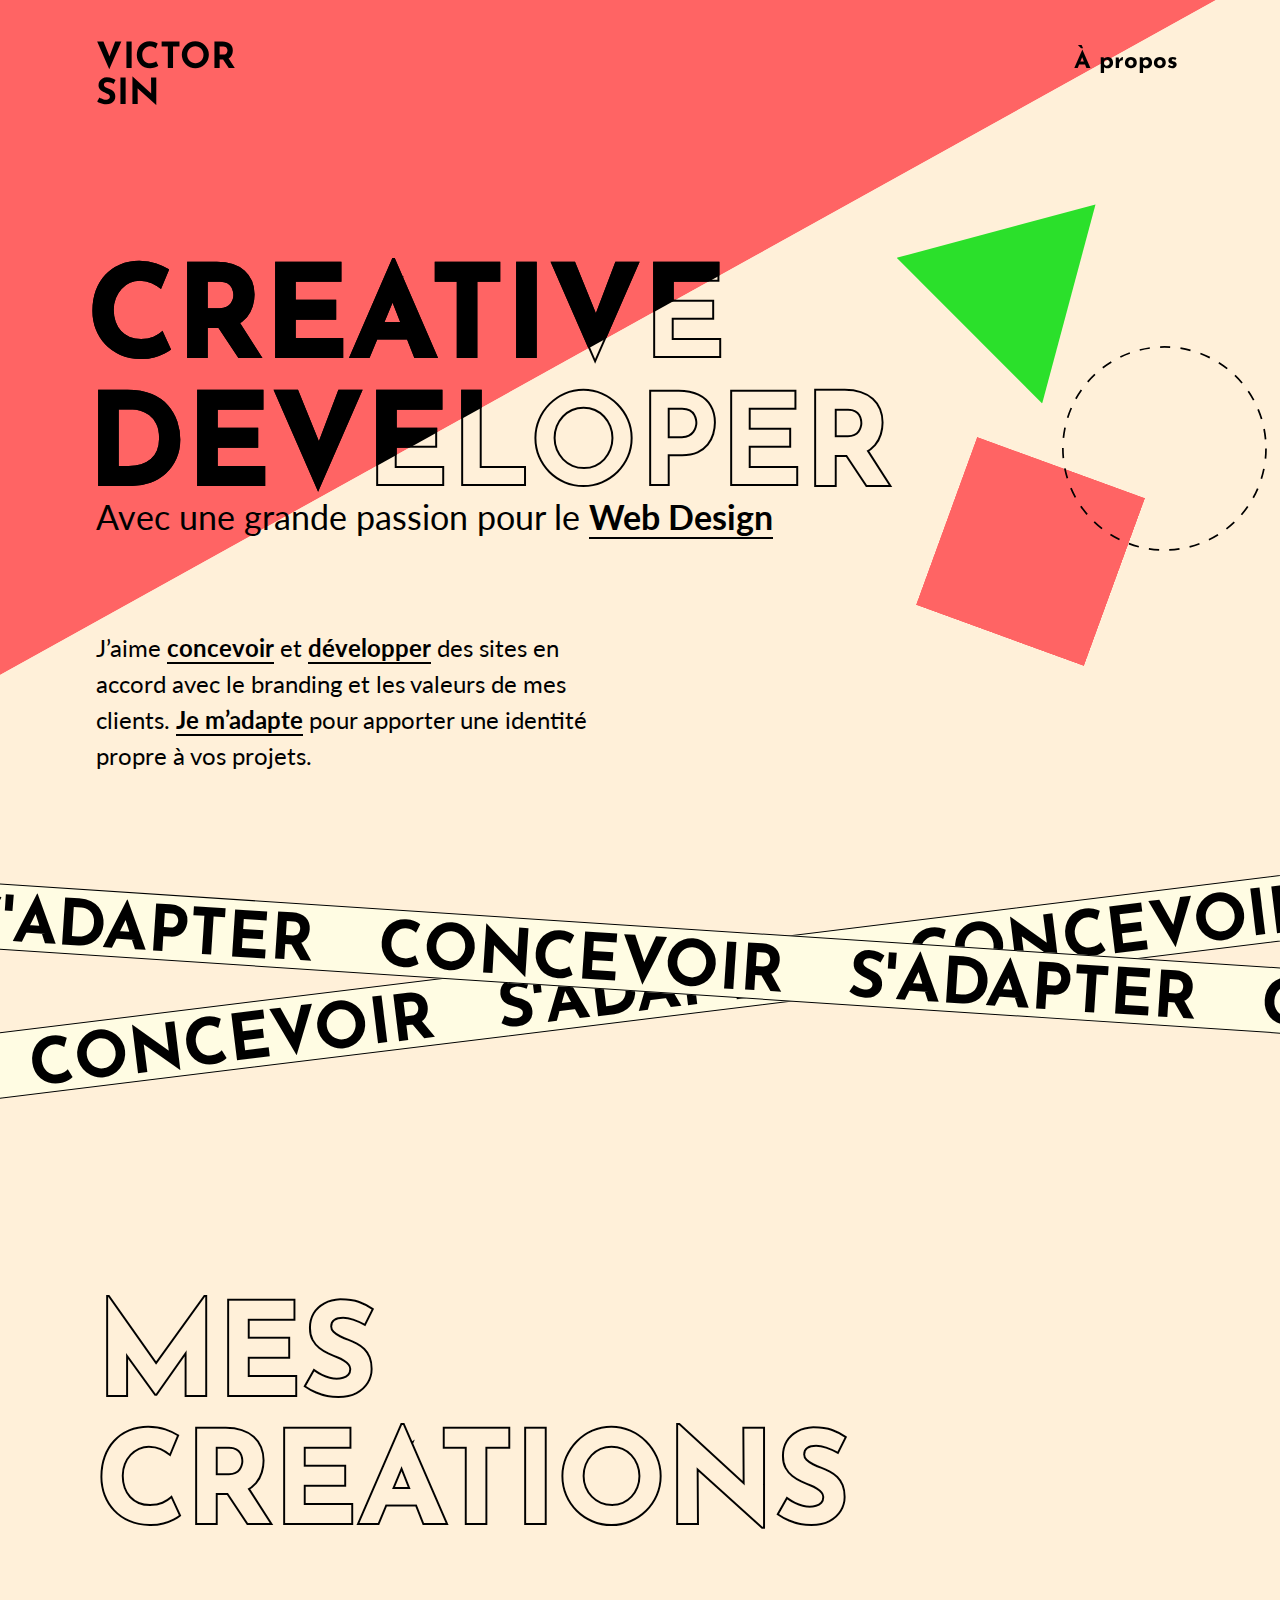
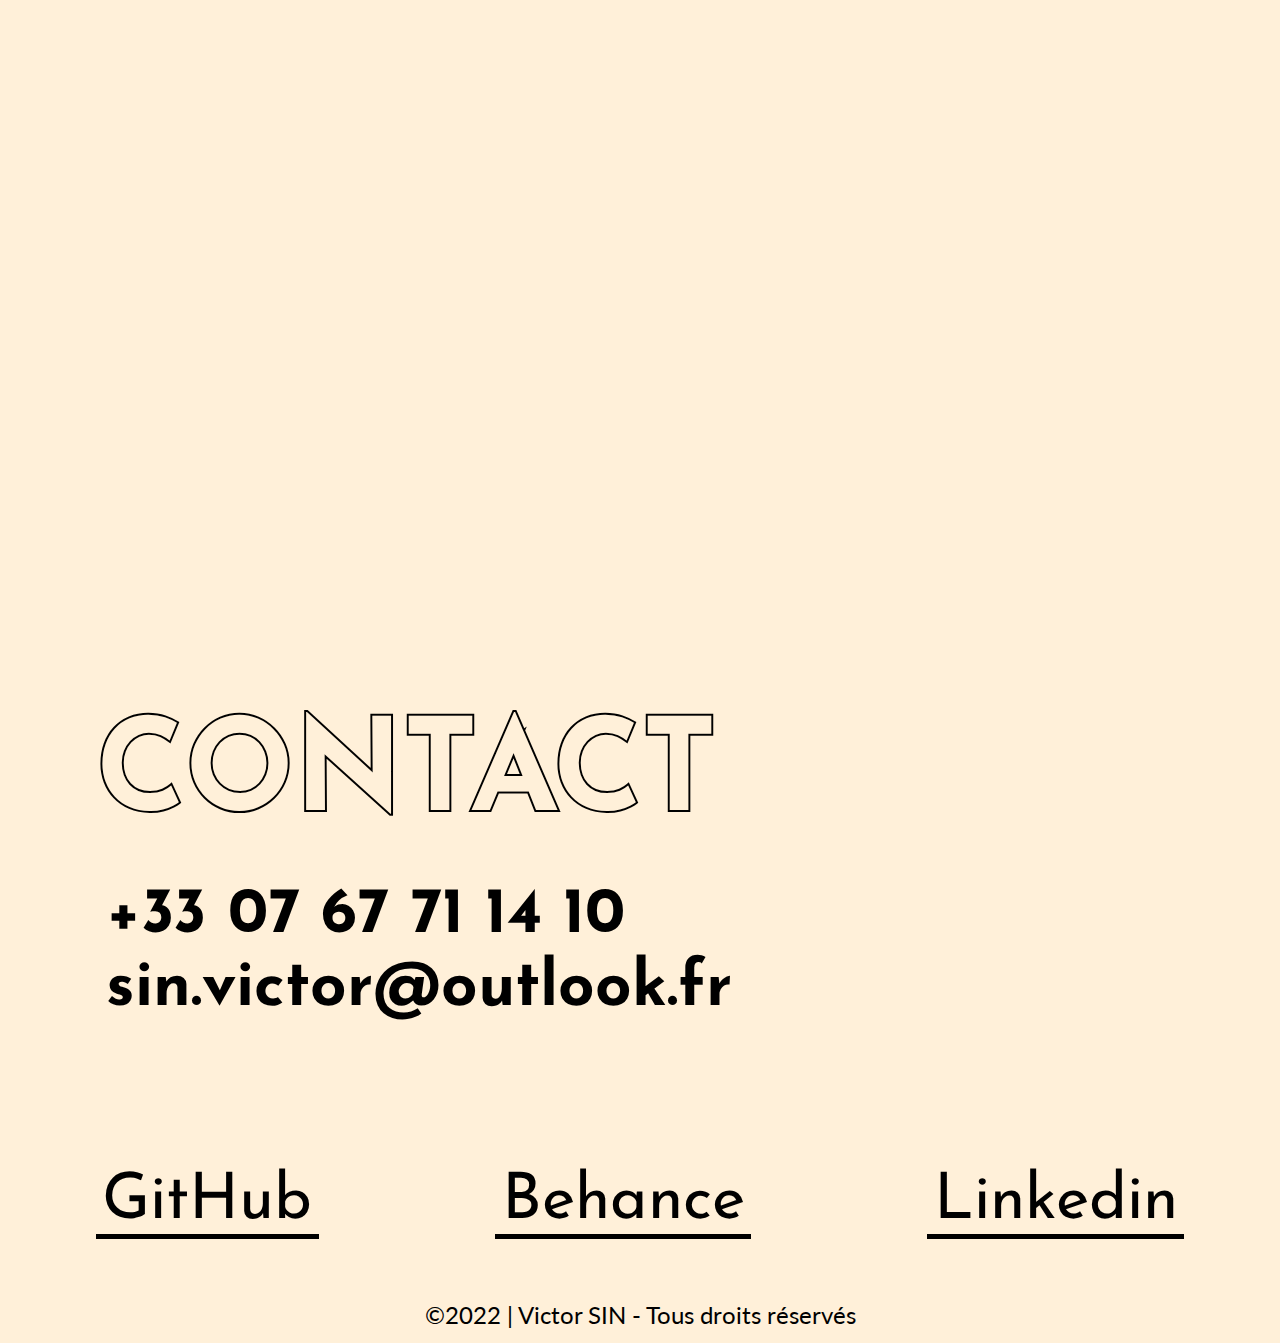
<file: index.html>
<!DOCTYPE html>
<html lang="fr">
	<head>
		<meta charset="UTF-8" />
		<meta http-equiv="X-UA-Compatible" content="IE=edge" />
		<meta
			name="viewport"
			content="width=device-width, initial-scale=1.0"
		/>
		<meta
			name="title"
			content="Victor SIN - Creative developer Portfolio"
		/>
		<meta
			name="description"
			content="Creative developer, passionné de Web Design. Portfolio de Victor Sin, je vous accompagne à la réalisation de vos sites et projets web."
		/>
		<link
			rel="icon"
			href="https://victor-sin.com/assets/favicon.svg"
		/>
		<!-- Open Graph -->
		<meta
			property="og:title"
			content="Victor SIN - Creative developer Portfolio"
		/>
		<meta property="og:type" content="website" />
		<meta property="og:url" content="https://victor-sin.com" />
		<meta
			property="og:description"
			content="Développeur Front-end React.js et Javascript, passionné de Web Design. Portfolio de Victor Sin, je vous accompagne à la réalisation de vos sites et projets web."
		/>
		<meta property="og:locale" content="fr" />
		<meta property="og:image" content="./assets/ogPresentation.jpg" />
		<!-- Twitter -->
		<meta name="twitter:card" content="summary_large_image" />
		<meta name="twitter:site" content="https://victor-sin.com" />
		<meta
			name="twitter:title"
			content="Portfolio de Victor Sin, Creative developer"
		/>
		<meta
			name="twitter:description"
			content="Creative developer, passionné de Web Design. Portfolio de Victor Sin, je vous accompagne à la réalisation de vos sites et projets web."
		/>
		<meta
			name="twitter:image"
			content="https://victor-sin.com/assets/ogPresentation.jpg"
		/>

		<!-- Fonts & icons -->
		<link
			rel="stylesheet"
			href="https://use.fontawesome.com/releases/v5.15.4/css/all.css"
			integrity="sha384-DyZ88mC6Up2uqS4h/KRgHuoeGwBcD4Ng9SiP4dIRy0EXTlnuz47vAwmeGwVChigm"
			crossorigin="anonymous"
		/>
		<style>
			@import url('https://fonts.googleapis.com/css2?family=Josefin+Sans:ital,wght@0,400;0,700;1,400;1,700&family=Lato:ital,wght@0,400;0,700;1,400;1,700&display=swap');
		</style>
		<!-- style global -->
		<link rel="stylesheet" type="text/css" href="./css/index.css" />
		<link rel="stylesheet" type="text/css" href="./css/header.css" />
		<link rel="stylesheet" type="text/css" href="./css/footer.css" />
		<link
			rel="stylesheet"
			type="text/css"
			href="./css/pages/home.css"
		/>
		<link
			rel="stylesheet"
			type="text/css"
			href="./css/pages/project.css"
		/>
		<link
			rel="stylesheet"
			type="text/css"
			href="./css/pages/about.css"
		/>

		<title>Victor SIN - Développeur Creatif Portfolio</title>
	</head>
	<body data-barba="wrapper">
		<header>
			<a href="./" class="header_logo">
				Victor <br />
				Sin
			</a>
			<nav class="header_nav">
				<a href=" ./apropos" class="navLink">À propos</a>
			</nav>
		</header>

		<div class="transition"></div>

		<main data-barba="container" data-barba-namespace="home">
			<section class="herobanner">
				<span class="herobanner_rect">
					<span class="rect_text" data-parallax="-0.1">
						<span>creative</span>
						<br />
						<span>developer</span>
					</span>
				</span>
				<div class="herobanner_main">
					<h1 class="main_title" data-parallax="-0.1">
						creative
						<br />
						develope
						<span class="title_stroke">
							<span class="stroke_real">r</span>
							<span class="stroke_s">r</span>
						</span>
					</h1>
					<p class="main_sub" data-parallax="-0.1">
						Avec une grande passion pour le
						<strong>Web Design</strong>
					</p>
				</div>

				<p class="herobanner_sub" data-parallax="-0.1">
					J’aime <b>concevoir</b> et <b>développer</b> des sites en
					accord avec le branding et les valeurs de mes clients.
					<b>Je m’adapte</b> pour apporter une identité propre à vos
					projets.
				</p>

				<figure class="herobanner_illus">
					<img
						class="illus_fig"
						src="./assets/Home/square.svg"
						alt="Carrée"
					/>
					<img
						class="illus_fig"
						src="./assets/Home/circle.svg"
						alt="Cercle"
					/>
					<img
						class="illus_fig"
						src="./assets/Home/triangle.svg"
						alt="Triangle"
					/>
				</figure>
			</section>

			<aside class="banners">
				<div
					class="banners_banner"
					data-parallax='{"y":0,"x":0.5,"offResponsive" : true}'
				>
					<div class="banner_content">
						<p>concevoir</p>
						<p>s'adapter</p>
						<p>concevoir</p>
						<p>s'adapter</p>
						<p>concevoir</p>
						<p>s'adapter</p>
						<p>concevoir</p>
						<p>s'adapter</p>
					</div>
				</div>
				<div
					class="banners_banner"
					data-parallax='{"y":0,"x":-0.5,"offResponsive" : true}'
				>
					<div class="banner_content">
						<p>concevoir</p>
						<p>s'adapter</p>
						<p>concevoir</p>
						<p>s'adapter</p>
						<p>concevoir</p>
						<p>s'adapter</p>
						<p>concevoir</p>
						<p>s'adapter</p>
					</div>
				</div>
			</aside>

			<section class="projects">
				<h2 class="title title-project">
					mes <br />
					creations
				</h2>

				<div class="project">
					<a class="project_content" href=" ./agileTaboo">
						<img
							src="./assets/Home/Agile.png"
							alt="Mockup du site Agile Taboo"
							class="content_img"
						/>
						<div class="content_top">
							<div class="top_title">
								<h3>Agile</h3>
								<h3>Taboo</h3>
							</div>
							<p class="top_link">
								Voir plus <i class="fas fa-arrow-right"></i>
							</p>
						</div>
						<div class="content_bottom">
							<div class="bottom_roles">
								<p>Front-End</p>
								<p>Web Design</p>
							</div>

							<p class="content_desc">
								Apprendre le lexique de l'Agilité par le jeu.
							</p>
						</div>
					</a>

					<div class="project_infos">
						<h4 class="infos_nature">
							<span><span class="nature_inside">Projet</span></span>
							<span><span class="nature_inside">Benevole</span></span>
						</h4>
					</div>
				</div>

				<div class="project">
					<a class="project_content" href="./falloutBnr">
						<img
							src="./assets/Home/Fallout-bnr.png"
							alt="Mockup du site Fallout-Brand New Road"
							class="content_img"
						/>
						<div class="content_top">
							<div class="top_title">
								<h3>Fallout</h3>
								<h3 class="subTitle">Brand new road</h3>
							</div>
							<p class="top_link">
								Voir plus <i class="fas fa-arrow-right"></i>
							</p>
						</div>
						<div class="content_bottom">
							<div class="bottom_roles">
								<p>Front-End</p>
								<p>Web Design</p>
								<p>Infographie</p>
							</div>

							<p class="content_desc">
								Le premier pas vers les jeux de la licence Fallout.
							</p>
						</div>
					</a>

					<div class="project_infos">
						<h4 class="infos_nature">
							<span><span class="nature_inside">Projet</span></span>
							<span
								><span class="nature_inside">Personnel</span></span
							>
						</h4>
					</div>
				</div>
			</section>

			<section class="contact">
				<h2 class="title title-contact">Contact</h2>
				<address class="contact_infos">
					<a href="tel:+330767711410">+33 07 67 71 14 10</a>
					<!--email_off-->
					<a href="mailto:sin.victor@outlook.fr">
						sin.victor@outlook.fr
					</a>
					<!--/email_off-->
				</address>
			</section>
		</main>

		<footer>
			<div class="footer_bottom">
				<div class="bottom_links">
					<a
						href="https://github.com/Victor-Sin"
						target="_blank"
						rel="noopener"
						>GitHub</a
					>
					<a
						href="https://www.behance.net/victorsin1"
						target="_blank"
						rel="noopener"
						>Behance</a
					>
					<a
						href="https://www.linkedin.com/in/victor-sin/"
						target="_blank"
						rel="noopener"
						>Linkedin</a
					>
				</div>
				<div class="bottom_more">
					<p>
						<a href="./bihua">©2022</a> | Victor SIN - Tous droits
						réservés
					</p>
				</div>
			</div>
		</footer>
		<script
			src="https://cdnjs.cloudflare.com/ajax/libs/gsap/3.9.1/gsap.min.js"
			integrity="sha512-H6cPm97FAsgIKmlBA4s774vqoN24V5gSQL4yBTDOY2su2DeXZVhQPxFK4P6GPdnZqM9fg1G3cMv5wD7e6cFLZQ=="
			crossorigin="anonymous"
			referrerpolicy="no-referrer"
		></script>
		<script
			crossorigin="anonymous"
			src="https://polyfill.io/v3/polyfill.min.js?features=default%2CArray.prototype.find%2CIntersectionObserver"
		></script>

		<script src="./js/barba.min.js"></script>
		<script src="./js/index.js"></script>
	</body>
</html>
</file>
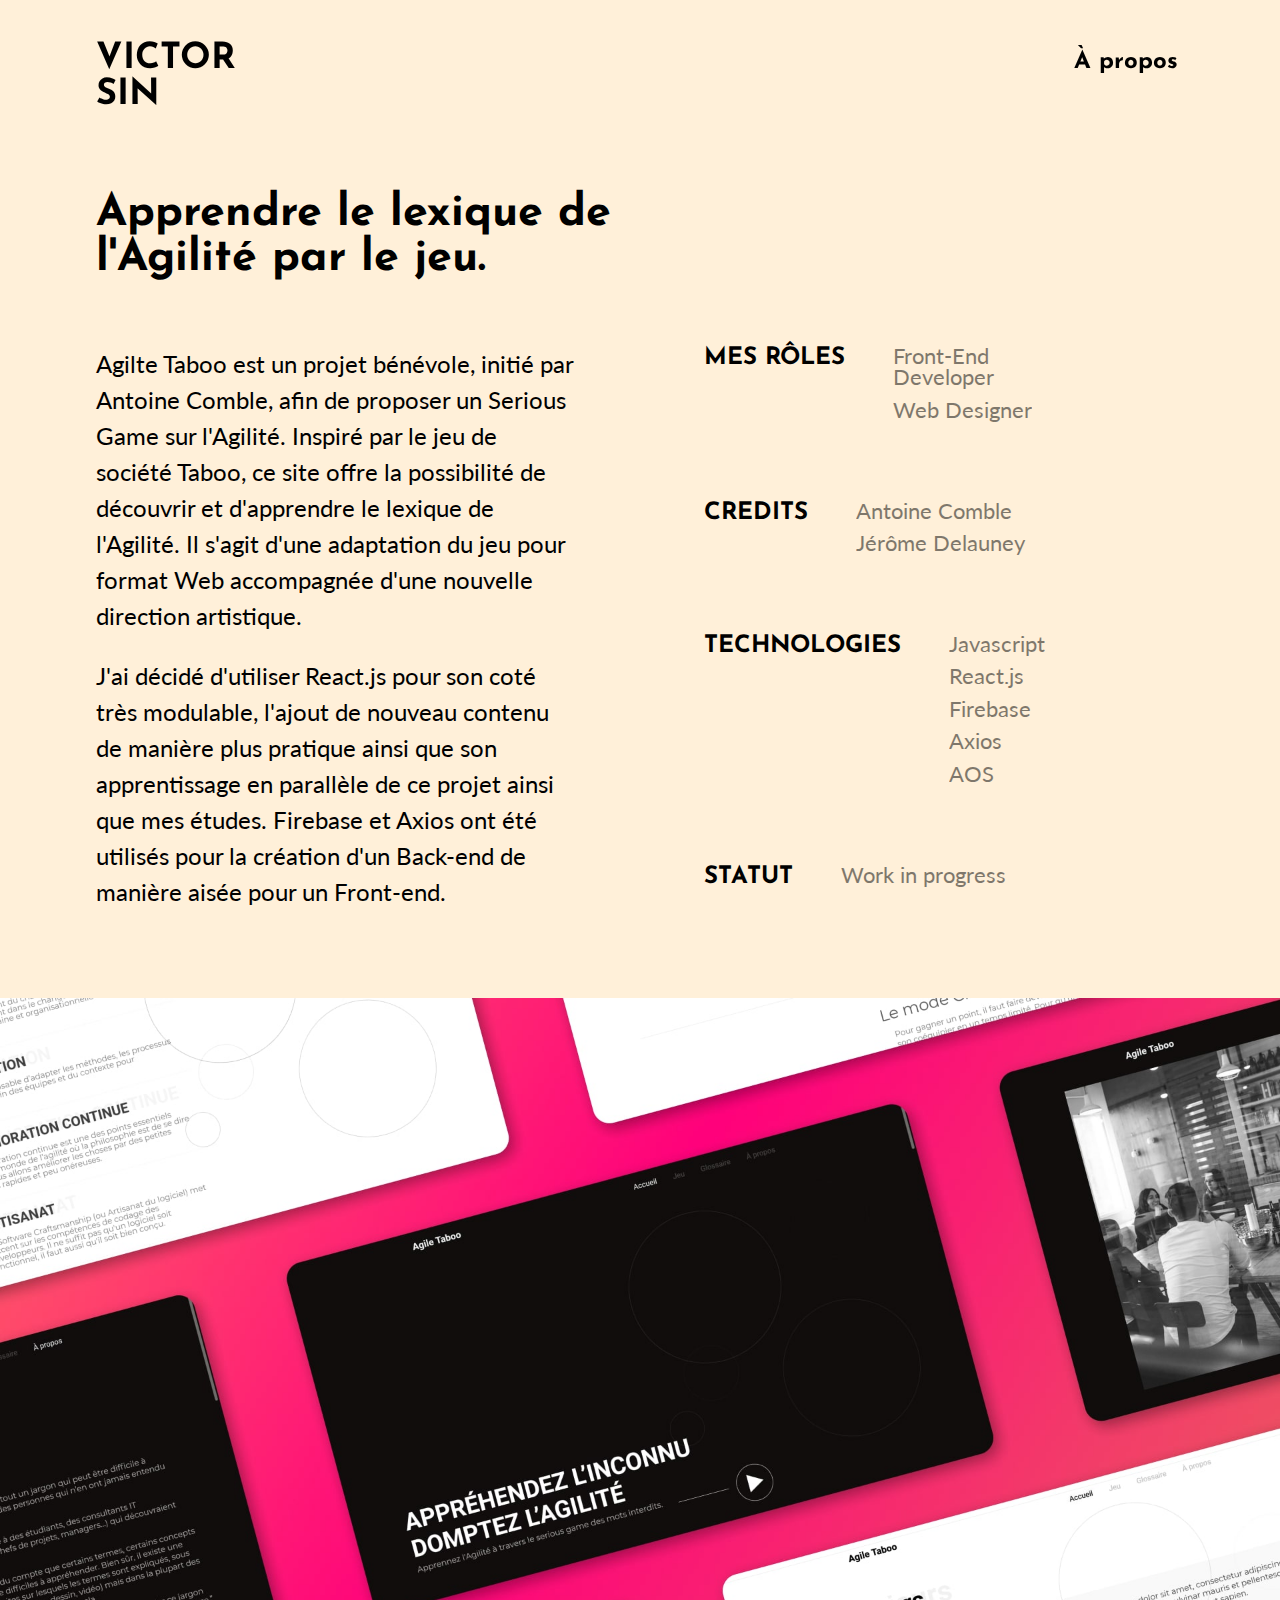
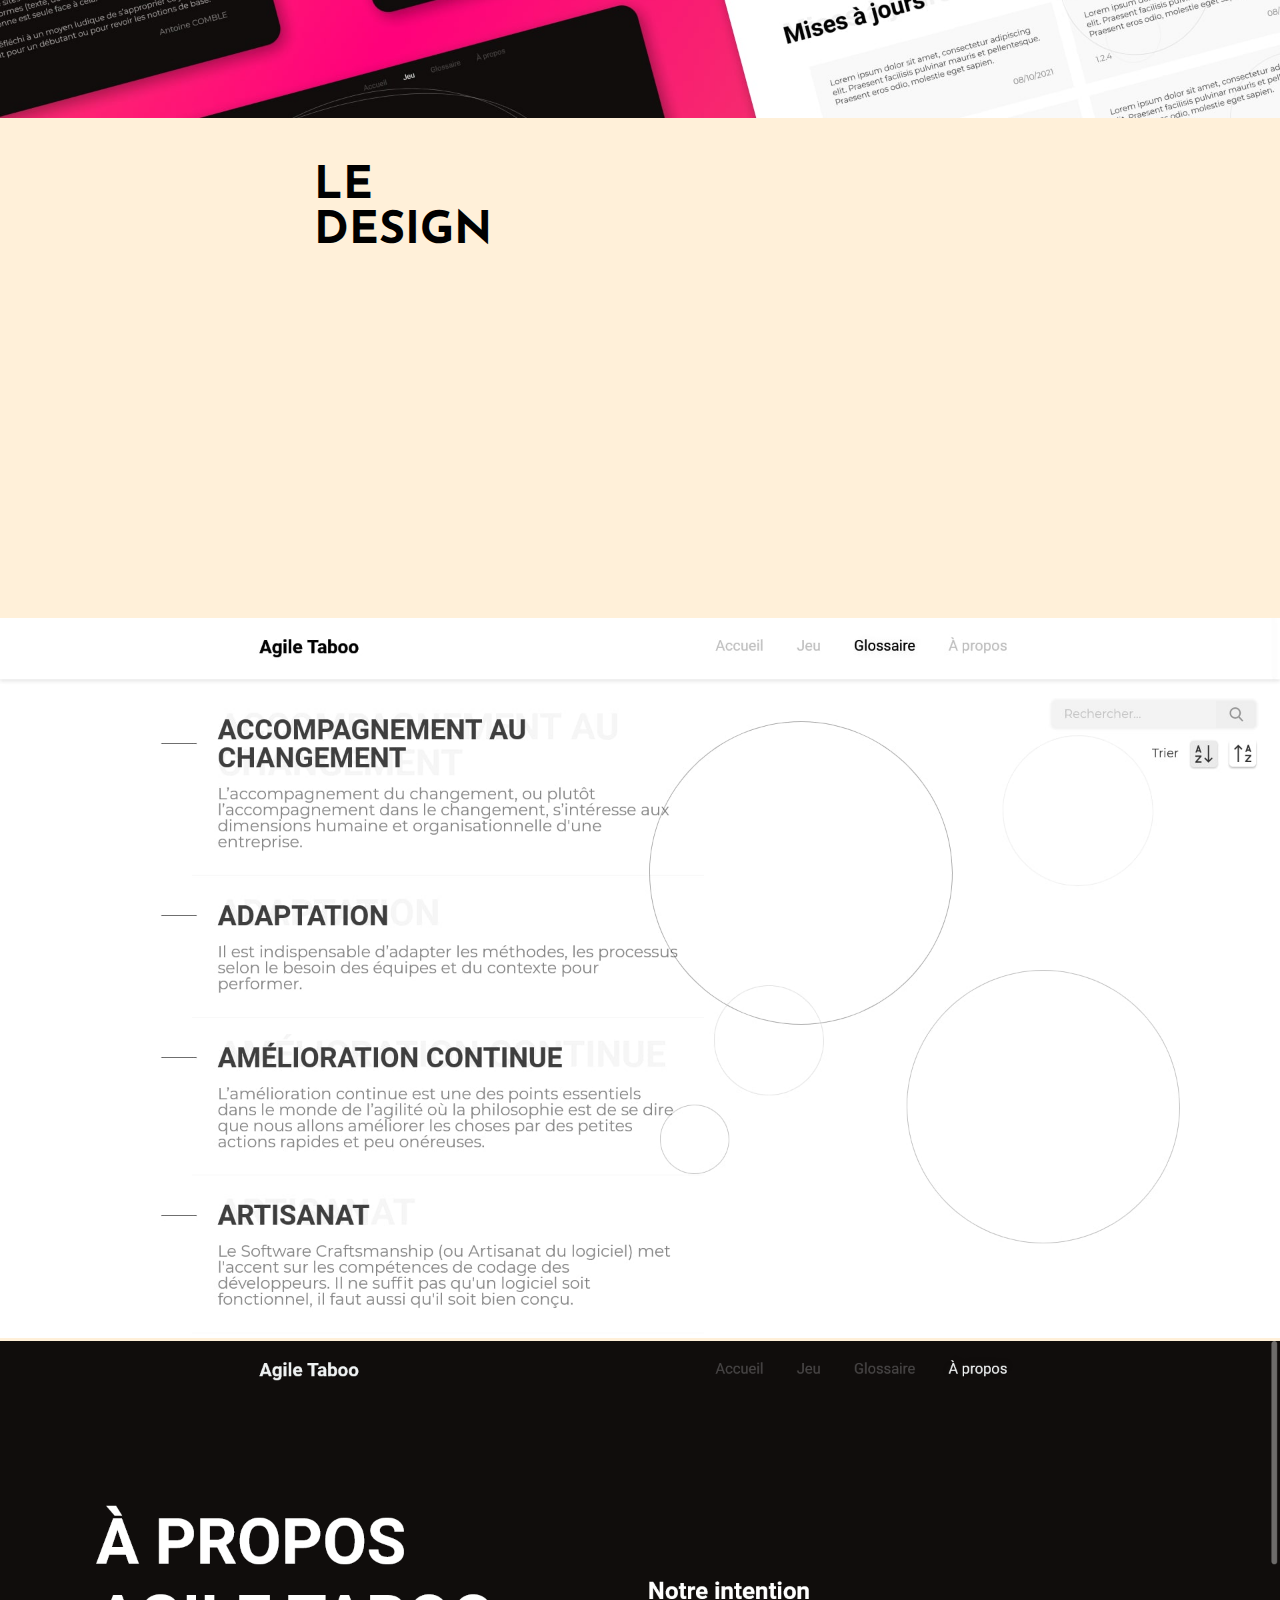
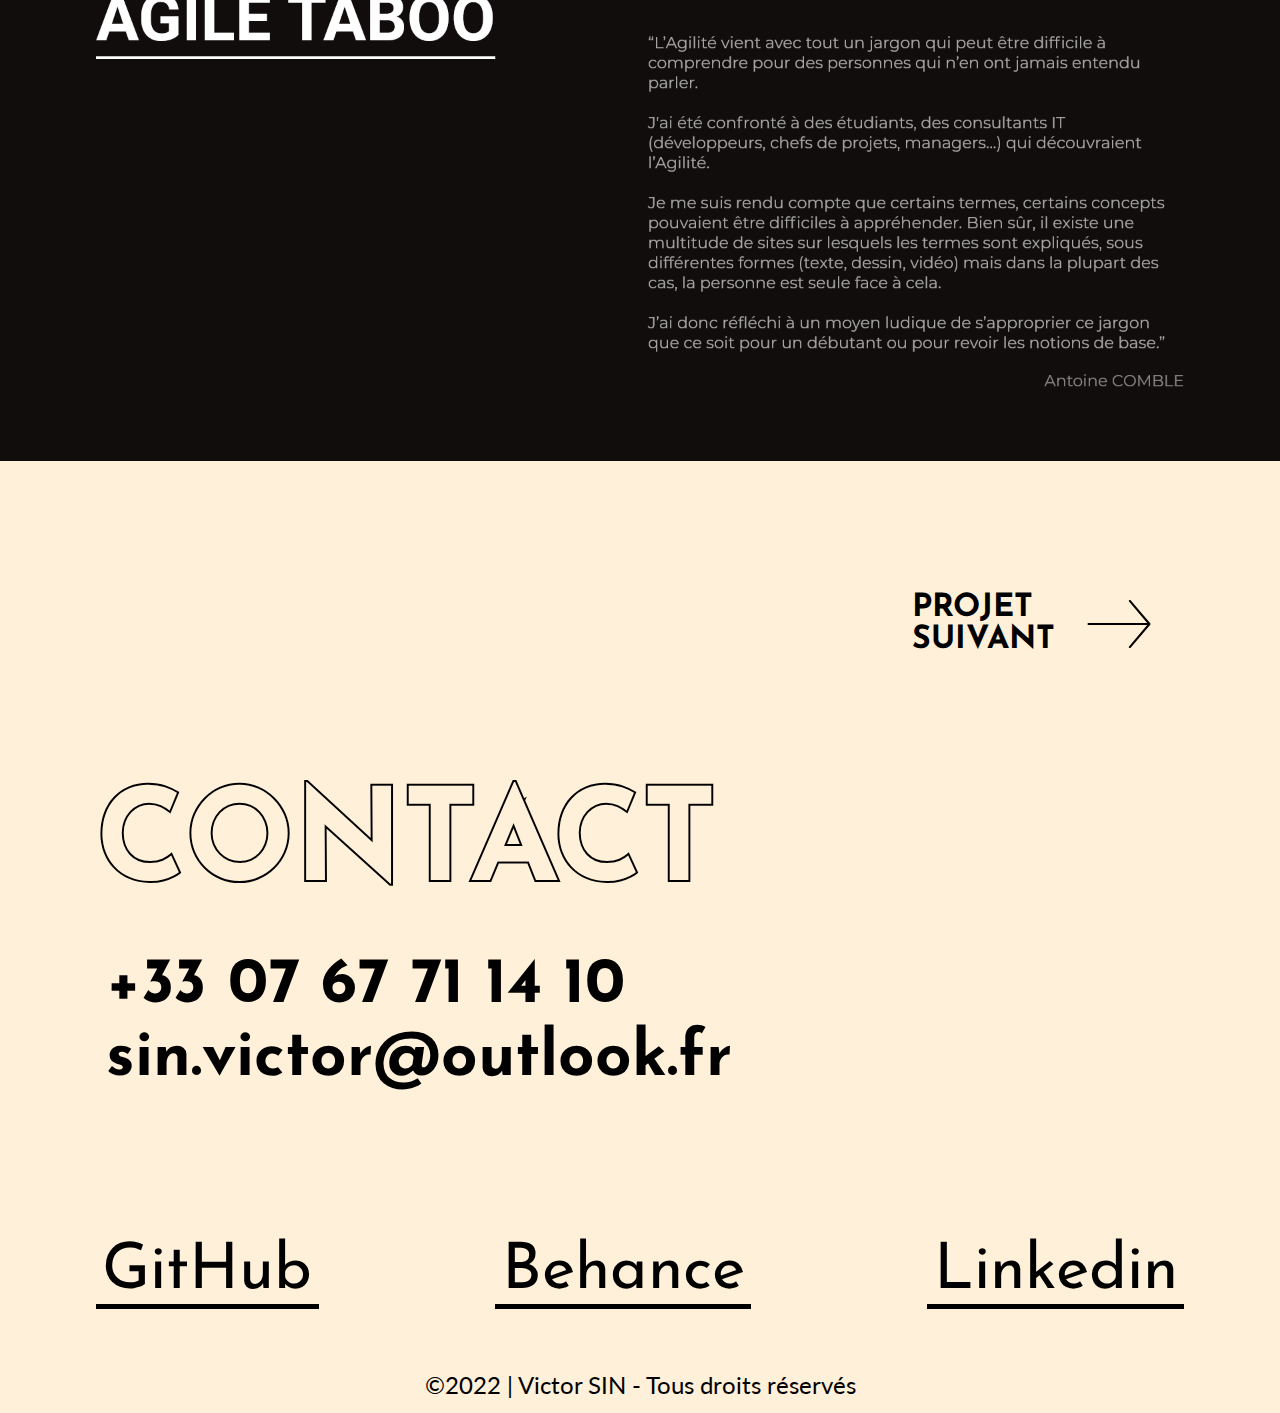
<file: agileTaboo.html>
<!DOCTYPE html>
<html lang="fr">
	<head>
		<meta charset="UTF-8" />
		<meta http-equiv="X-UA-Compatible" content="IE=edge" />
		<meta
			name="viewport"
			content="width=device-width, initial-scale=1.0"
		/>
		<meta
			name="title"
			content="Agile Taboo Case Study | Victor SIN"
		/>
		<meta
			name="description"
			content="Case Study du projet Agile Taboo, détails de conception et de développement en React.js. Portfolio de Victor Sin, je vous accompagne à la réalisation de vos sites et projets web."
		/>
		<link rel="icon" href="./assets/favicon.svg" />

		<!-- Open Graph -->
		<meta
			property="og:title"
			content="Agile Taboo Case Study | Victor SIN"
		/>
		<meta property="og:type" content="website" />
		<meta
			property="og:url"
			content="https://victor-sin.com/agileTaboo.html"
		/>
		<meta
			property="og:description"
			content="Case Study du projet Agile Taboo, détails de conception et de développement en React.js. Portfolio de Victor Sin, je vous accompagne à la réalisation de vos sites et projets web. "
		/>
		<meta property="og:locale" content="fr" />
		<meta property="og:image" content="./assets/ogPresentation.jpg" />
		<!-- Twitter -->
		<meta name="twitter:card" content="summary_large_image" />
		<meta
			name="twitter:site"
			content="https://victor-sin.com/agileTaboo.html"
		/>
		<meta
			name="twitter:title"
			content="Portfolio de Victor Sin, Creative developer"
		/>
		<meta
			name="twitter:description"
			content="Creative developer, passionné de Web Design. Portfolio de Victor Sin, je vous accompagne à la réalisation de vos sites et projets web."
		/>
		<meta
			name="twitter:image"
			content="./assets/ogPresentation.jpg"
		/>
		<!-- Fonts & icons -->
		<link
			rel="stylesheet"
			href="https://use.fontawesome.com/releases/v5.15.4/css/all.css"
			integrity="sha384-DyZ88mC6Up2uqS4h/KRgHuoeGwBcD4Ng9SiP4dIRy0EXTlnuz47vAwmeGwVChigm"
			crossorigin="anonymous"
		/>
		<style>
			@import url('https://fonts.googleapis.com/css2?family=Josefin+Sans:ital,wght@0,400;0,700;1,400;1,700&family=Lato:ital,wght@0,400;0,700;1,400;1,700&display=swap');
		</style>
		<!-- style global -->
		<link rel="stylesheet" type="text/css" href="./css/index.css" />
		<link rel="stylesheet" type="text/css" href="./css/header.css" />
		<link rel="stylesheet" type="text/css" href="./css/footer.css" />
		<link
			rel="stylesheet"
			type="text/css"
			href="./css/pages/home.css"
		/>
		<link
			rel="stylesheet"
			type="text/css"
			href="./css/pages/project.css"
		/>
		<link
			rel="stylesheet"
			type="text/css"
			href="./css/pages/about.css"
		/>

		<title>Agile Taboo Case Study | Victor SIN</title>
	</head>
	<body data-barba="wrapper">
		<header>
			<a href="./" class="header_logo">
				Victor <br />
				Sin
			</a>
			<nav class="header_nav">
				<a href=" ./apropos" class="navLink">À propos</a>
			</nav>
		</header>

		<div class="transition"></div>

		<main data-barba="container" data-barba-namespace="agile">
			<section class="presentationProject">
				<h2 class="presentationProject_title">
					Apprendre le lexique de l'Agilité par le jeu.
				</h2>
				<div class="presentationProject_pres">
					<div class="pres_text">
						<p>
							Agilte Taboo est un projet bénévole, initié par Antoine
							Comble, afin de proposer un Serious Game sur l'Agilité.
							Inspiré par le jeu de société Taboo, ce site offre la
							possibilité de découvrir et d'apprendre le lexique de
							l'Agilité. Il s'agit d'une adaptation du jeu pour format
							Web accompagnée d'une nouvelle direction artistique.
						</p>
						<p>
							J'ai décidé d'utiliser React.js pour son coté très
							modulable, l'ajout de nouveau contenu de manière plus
							pratique ainsi que son apprentissage en parallèle de ce
							projet ainsi que mes études. Firebase et Axios ont été
							utilisés pour la création d'un Back-end de manière aisée
							pour un Front-end.
						</p>
					</div>
					<div class="pres_infos">
						<div class="info_cont">
							<h4 class="cont_title">Mes rôles</h4>
							<ul class="cont_list">
								<li class="list_elt">
									Front-End<br />
									Developer
								</li>
								<li class="list_elt">Web Designer</li>
							</ul>
						</div>
						<div class="info_cont">
							<h4 class="cont_title">Credits</h4>
							<ul class="cont_list">
								<li class="list_elt">
									<a
										href="https://www.linkedin.com/in/antoine-comble-90353447/"
										>Antoine Comble</a
									>
								</li>
								<li class="list_elt">
									<a href="https://jdelauney.github.io/"
										>Jérôme Delauney</a
									>
								</li>
							</ul>
						</div>
						<div class="info_cont">
							<h4 class="cont_title">Technologies</h4>
							<ul class="cont_list">
								<li class="list_elt">Javascript</li>
								<li class="list_elt">React.js</li>
								<li class="list_elt">Firebase</li>
								<li class="list_elt">Axios</li>
								<li class="list_elt">AOS</li>
							</ul>
						</div>
						<div class="info_cont">
							<h4 class="cont_title">Statut</h4>
							<ul class="cont_list">
								<li class="list_elt">Work in progress</li>
							</ul>
						</div>
					</div>
				</div>
			</section>
			<img
				src="./assets/Projects/AgileTaboo/GlobalPreview.jpg"
				alt="Image d'illustration du design du site"
			/>
			<section class="designInfos">
				<div class="designInfos_contentInfos">
					<h3 class="contentInfos_title">Le design</h3>

					<div class="contentInfos_text">
						<p>
							Le design du site tourne autour d'une idée. Un mot se
							définit lui même par plusieurs autres mots Taboo,
							l'ensemble de ces mots compose son "âme". J'ai alors
							choisi un design minimaliste fait de noir et de blanc
							afin de donner une sensation de vide.
						</p>
						<p>
							La sphère est une forme prédominante dans le design du
							site. Ils représentent l'âme de chaque mot. Les
							nombreuses définitions que chaque mot peut avoir selon
							le contexte sont illustrées par une déformation de ces
							formes.
						</p>
					</div>
				</div>
			</section>
			<img
				src="./assets/Projects/AgileTaboo/GlossaryPreview.jpg"
				alt="Preview de la page Glossaire de Agile Taboo"
			/>
			<img
				src="./assets/Projects/AgileTaboo/AboutPreview.png"
				alt="Preview de la page A Propos de Agile Taboo"
			/>
			<aside class="actions">
				<a href="./falloutBnr" class="actions_next"
					><p>
						Projet<br />
						suivant
					</p>
					<img
						src="./assets/Home/arrow.svg"
						alt="fléche vers projet suivant"
					/>
				</a>
			</aside>
			<section class="contact">
				<h2 class="title title-contact">Contact</h2>
				<address class="contact_infos">
					<a href="tel:+330767711410">+33 07 67 71 14 10</a>
					<!--email_off-->
					<a href="mailto:sin.victor@outlook.fr">
						sin.victor@outlook.fr
					</a>
					<!--/email_off-->
				</address>
			</section>
		</main>
		<footer>
			<div class="footer_bottom">
				<div class="bottom_links">
					<a
						href="https://github.com/Victor-Sin"
						target="_blank"
						rel="noopener"
						>GitHub</a
					>
					<a
						href="https://www.behance.net/victorsin1"
						target="_blank"
						rel="noopener"
						>Behance</a
					>
					<a
						href="https://www.linkedin.com/in/victor-sin/"
						target="_blank"
						rel="noopener"
						>Linkedin</a
					>
				</div>
				<div class="bottom_more">
					<p>©2022 | Victor SIN - Tous droits réservés</p>
				</div>
			</div>
		</footer>
		<script
			src="https://cdnjs.cloudflare.com/ajax/libs/gsap/3.9.1/gsap.min.js"
			integrity="sha512-H6cPm97FAsgIKmlBA4s774vqoN24V5gSQL4yBTDOY2su2DeXZVhQPxFK4P6GPdnZqM9fg1G3cMv5wD7e6cFLZQ=="
			crossorigin="anonymous"
			referrerpolicy="no-referrer"
		></script>
		<script
			crossorigin="anonymous"
			src="https://polyfill.io/v3/polyfill.min.js?features=default%2CArray.prototype.find%2CIntersectionObserver"
		></script>

		<script src="./js/barba.min.js"></script>
		<script src="./js/index.js"></script>
	</body>
</html>
</file>
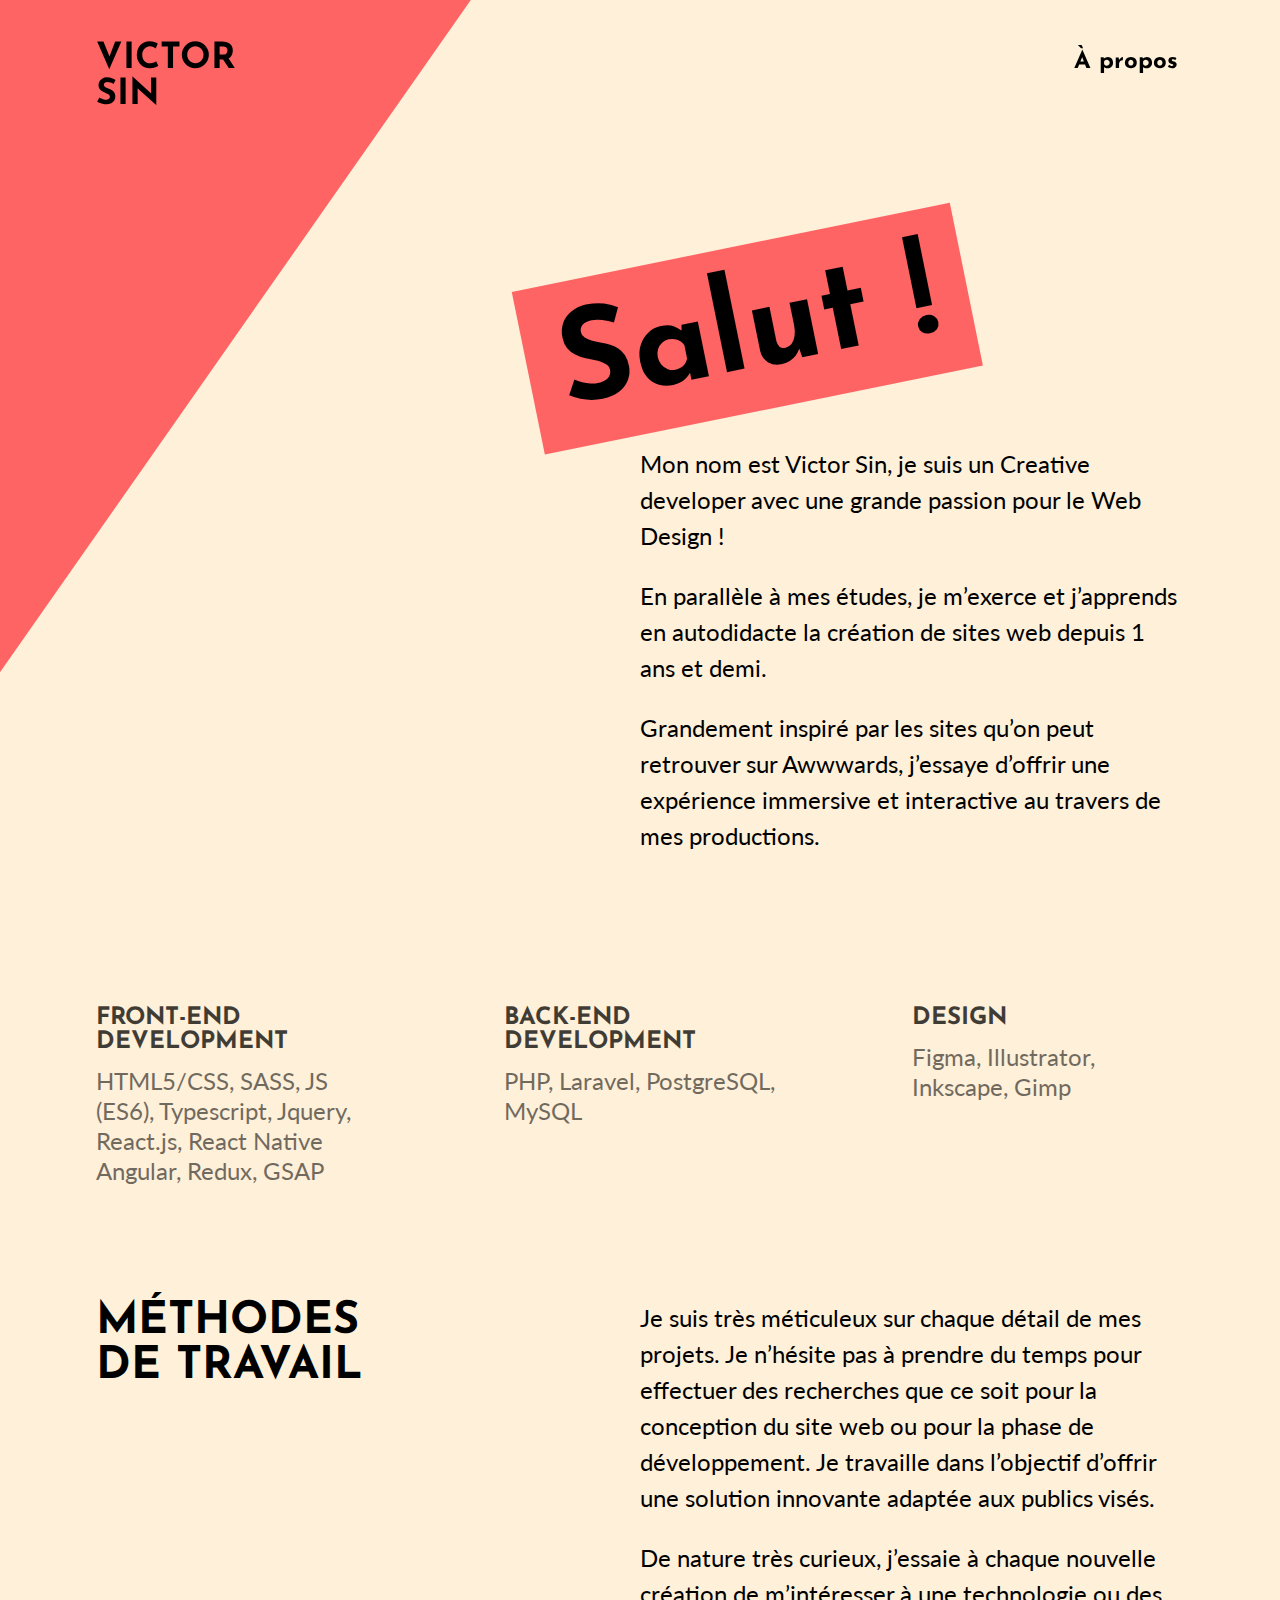
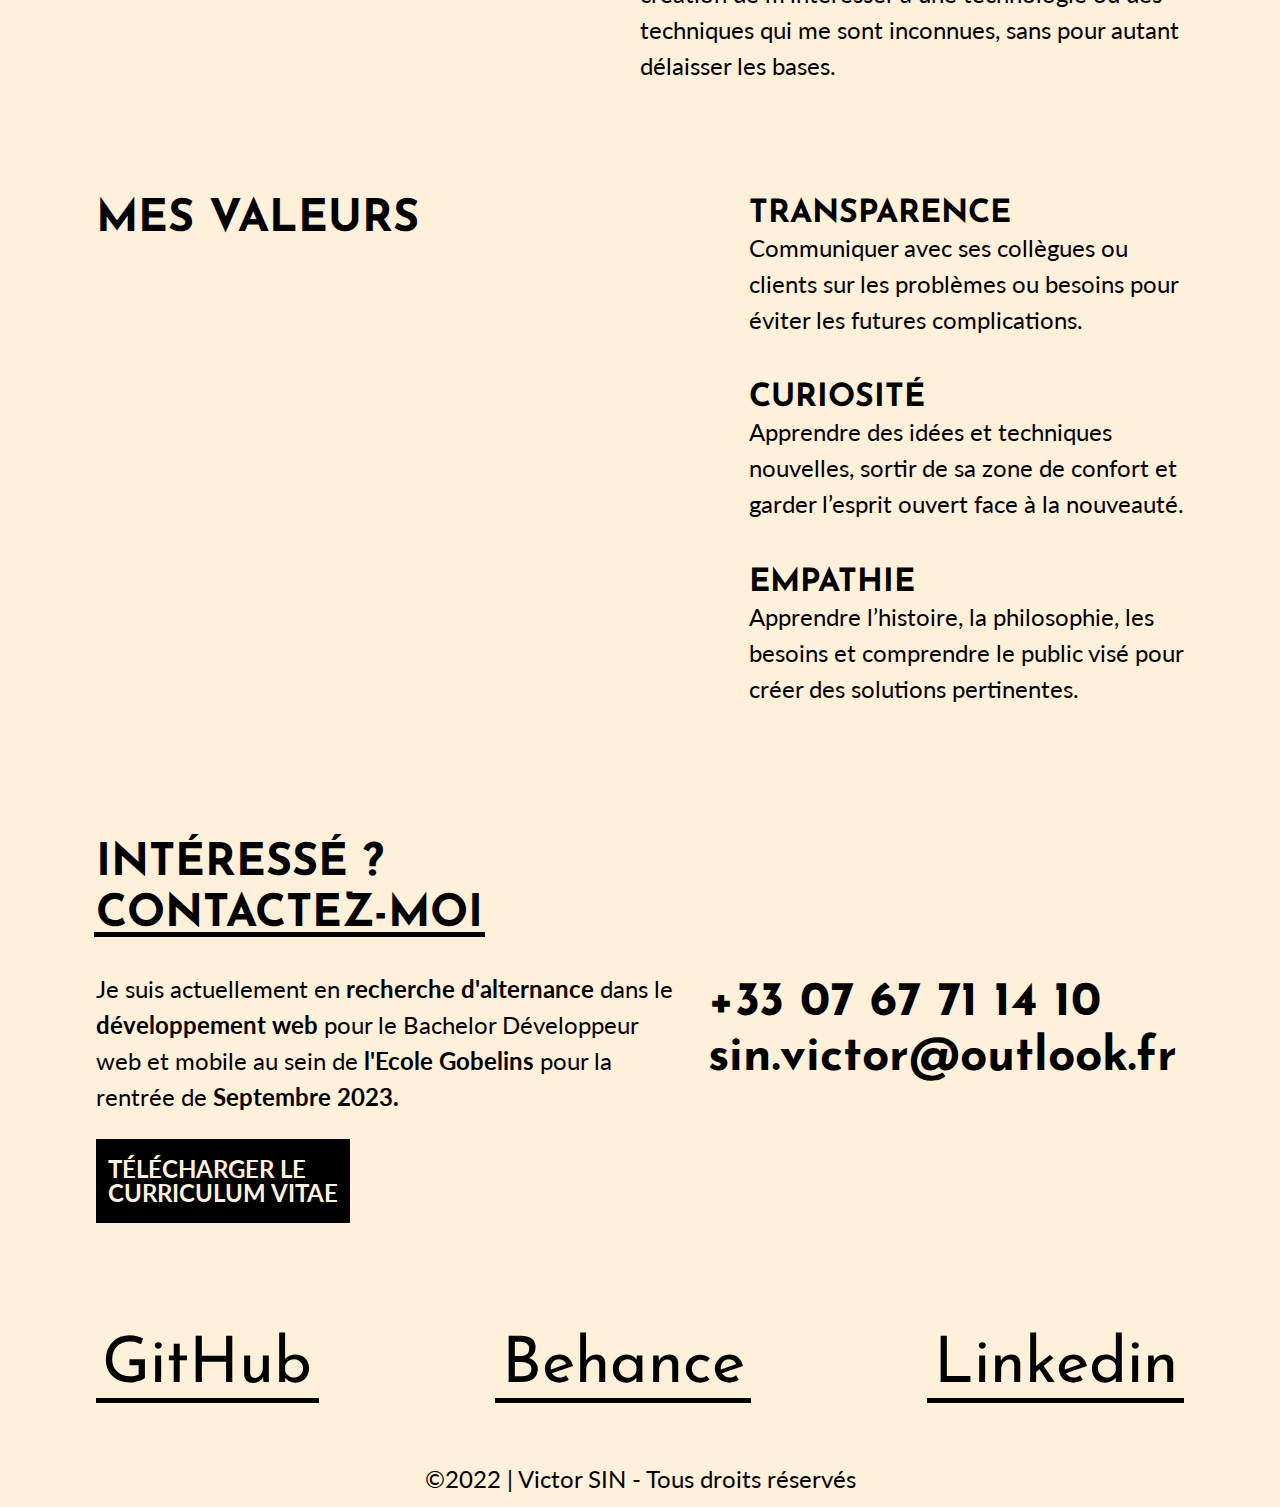
<file: apropos.html>
<!DOCTYPE html>
<html lang="fr">
	<head>
		<meta charset="UTF-8" />
		<meta http-equiv="X-UA-Compatible" content="IE=edge" />
		<meta
			name="viewport"
			content="width=device-width, initial-scale=1.0"
		/>
		<meta name="title" content="A propos | Victor SIN" />
		<meta
			name="description"
			content="Creative developer, passionné de Web Design. Portfolio de Victor Sin, je vous accompagne à la réalisation de vos sites et projets web."
		/>
		<link
			rel="icon"
			href="https://victor-sin.com/assets/favicon.svg"
		/>

		<!-- Open Graph -->
		<meta property="og:title" content="A propos | Victor SIN" />
		<meta property="og:type" content="website" />
		<meta
			property="og:url"
			content="https://victor-sin.com/apropos.html"
		/>
		<meta
			property="og:description"
			content="Creative developer, passionné de Web Design. Portfolio de Victor Sin, je vous accompagne à la réalisation de vos sites et projets web. "
		/>
		<meta property="og:locale" content="fr" />
		<meta property="og:image" content="./assets/ogPresentation.jpg" />
		<!-- Twitter -->
		<meta name="twitter:card" content="summary_large_image" />
		<meta
			name="twitter:site"
			content="https://victor-sin.com/apropos.html"
		/>
		<meta
			name="twitter:title"
			content="Portfolio de Victor Sin, Creative developer"
		/>
		<meta
			name="twitter:description"
			content="Creative developer, passionné de Web Design. Portfolio de Victor Sin, je vous accompagne à la réalisation de vos sites et projets web."
		/>
		<meta
			name="twitter:image"
			content="https://victor-sin.com/assets/ogPresentation.jpg"
		/>

		<!-- Fonts & icons -->
		<link
			rel="stylesheet"
			href="https://use.fontawesome.com/releases/v5.15.4/css/all.css"
			integrity="sha384-DyZ88mC6Up2uqS4h/KRgHuoeGwBcD4Ng9SiP4dIRy0EXTlnuz47vAwmeGwVChigm"
			crossorigin="anonymous"
		/>
		<style>
			@import url('https://fonts.googleapis.com/css2?family=Josefin+Sans:ital,wght@0,400;0,700;1,400;1,700&family=Lato:ital,wght@0,400;0,700;1,400;1,700&display=swap');
		</style>
		<!-- style global -->
		<link rel="stylesheet" type="text/css" href="./css/index.css" />
		<link rel="stylesheet" type="text/css" href="./css/header.css" />
		<link rel="stylesheet" type="text/css" href="./css/footer.css" />
		<link
			rel="stylesheet"
			type="text/css"
			href="./css/pages/home.css"
		/>
		<link
			rel="stylesheet"
			type="text/css"
			href="./css/pages/project.css"
		/>
		<link
			rel="stylesheet"
			type="text/css"
			href="./css/pages/about.css"
		/>

		<title>A propos | Victor SIN</title>
	</head>
	<body data-barba="wrapper">
		<header>
			<a href="./" class="header_logo">
				Victor <br />
				Sin
			</a>
			<nav class="header_nav">
				<a href=" ./apropos" class="navLink">À propos</a>
			</nav>
		</header>

		<div class="transition"></div>

		<main data-barba="container" data-barba-namespace="about">
			<section class="presentation">
				<img
					src="./assets/About/victor_sin.jpg"
					class="presentation_image"
					alt="Photo de Victor Sin"
				/>
				<div class="presentation_content">
					<h2 class="content_title">Salut !</h2>
					<p class="content_text">
						Mon nom est Victor Sin, je suis un
						<strong>Creative developer</strong>
						avec une grande passion pour le
						<strong>Web Design </strong> !
					</p>
					<p class="content_text">
						En parallèle à mes études, je m’exerce et j’apprends en
						autodidacte la création de sites web depuis 1 ans et demi.
					</p>
					<p class="content_text">
						Grandement inspiré par les sites qu’on peut retrouver sur
						Awwwards, j’essaye d’offrir une expérience immersive et
						interactive au travers de mes productions.
					</p>
				</div>
			</section>

			<section class="skills">
				<div class="skills_skill">
					<h3 class="skill_title">
						Front-end
						<br />
						development
					</h3>
					<p class="skill_text">
						HTML5/CSS, SASS, JS (ES6), Typescript, Jquery, React.js,
						React Native Angular, Redux, GSAP
					</p>
				</div>
				<div class="skills_skill">
					<h3 class="skill_title">
						back-end
						<br />
						development
					</h3>
					<p class="skill_text">PHP, Laravel, PostgreSQL, MySQL</p>
				</div>
				<div class="skills_skill">
					<h3 class="skill_title">design</h3>
					<p class="skill_text">Figma, Illustrator, Inkscape, Gimp</p>
				</div>
			</section>

			<section class="work">
				<h2 class="work_title">
					Méthodes <br />
					de travail
				</h2>
				<div class="work_content">
					<p class="content_text in-project">
						Je suis très méticuleux sur chaque détail de mes projets.
						Je n’hésite pas à prendre du temps pour effectuer des
						recherches que ce soit pour la conception du site web ou
						pour la phase de développement. Je travaille dans
						l’objectif d’offrir une solution innovante adaptée aux
						publics visés.
					</p>
					<p class="content_text in-project">
						De nature très curieux, j’essaie à chaque nouvelle
						création de m’intéresser à une technologie ou des
						techniques qui me sont inconnues, sans pour autant
						délaisser les bases.
					</p>
				</div>
			</section>

			<section class="values">
				<h2 class="values_title">mes valeurs</h2>
				<div class="values_content">
					<div class="content_value">
						<h3 class="value_title">transparence</h3>
						<p class="value_text">
							Communiquer avec ses collègues ou clients sur les
							problèmes ou besoins pour éviter les futures
							complications.
						</p>
					</div>
					<div class="content_value">
						<h3 class="value_title">curiosité</h3>
						<p class="value_text">
							Apprendre des idées et techniques nouvelles, sortir de
							sa zone de confort et garder l’esprit ouvert face à la
							nouveauté.
						</p>
					</div>
					<div class="content_value">
						<h3 class="value_title">empathie</h3>
						<p class="value_text">
							Apprendre l’histoire, la philosophie, les besoins et
							comprendre le public visé pour créer des solutions
							pertinentes.
						</p>
					</div>
				</div>
			</section>

			<section class="contactAbout">
				<h2 class="contactAbout_title">
					<span>Intéressé ?</span>
					<!--email_off-->
					<a href="mailto:sin.victor@outlook.fr">contactez-moi</a>
					<!--/email_off-->
				</h2>
				<div class="contactAbout_infos">
					<div class="infos_cont">
						<p class="cont_text">
							Je suis actuellement en
							<strong>recherche d'alternance</strong> dans le
							<strong>développement web</strong> pour le Bachelor
							Développeur web et mobile au sein de
							<b>l'Ecole Gobelins</b> pour la rentrée de
							<b>Septembre 2023.</b>
						</p>
					</div>

					<address class="infos_addr">
						<a href="tel:+330767711410"> +33 07 67 71 14 10</a>
						<!--email_off-->
						<a href="mailto:sin.victor@outlook.fr"
							>sin.victor@outlook.fr
						</a>
						<!--/email_off-->
					</address>
				</div>
				<a
					href="https://victor-sin.com/assets/About/CV-Victor_SIN.pdf"
					class="cont_cv"
					target="_blank"
					rel="noopener"
					><span>Télécharger le</span><span>curriculum vitae</span></a
				>
			</section>
		</main>
		<footer>
			<div class="footer_bottom">
				<div class="bottom_links">
					<a
						href="https://github.com/Victor-Sin"
						target="_blank"
						rel="noopener"
						>GitHub</a
					>
					<a
						href="https://www.behance.net/victorsin1"
						target="_blank"
						rel="noopener"
						>Behance</a
					>
					<a
						href="https://www.linkedin.com/in/victor-sin/"
						target="_blank"
						rel="noopener"
						>Linkedin</a
					>
				</div>
				<div class="bottom_more">
					<p>©2022 | Victor SIN - Tous droits réservés</p>
				</div>
			</div>
		</footer>
		<script
			src="https://cdnjs.cloudflare.com/ajax/libs/gsap/3.9.1/gsap.min.js"
			integrity="sha512-H6cPm97FAsgIKmlBA4s774vqoN24V5gSQL4yBTDOY2su2DeXZVhQPxFK4P6GPdnZqM9fg1G3cMv5wD7e6cFLZQ=="
			crossorigin="anonymous"
			referrerpolicy="no-referrer"
		></script>
		<script
			crossorigin="anonymous"
			src="https://polyfill.io/v3/polyfill.min.js?features=default%2CArray.prototype.find%2CIntersectionObserver"
		></script>

		<script src="./js/barba.min.js"></script>
		<script src="./js/index.js"></script>
	</body>
</html>
</file>
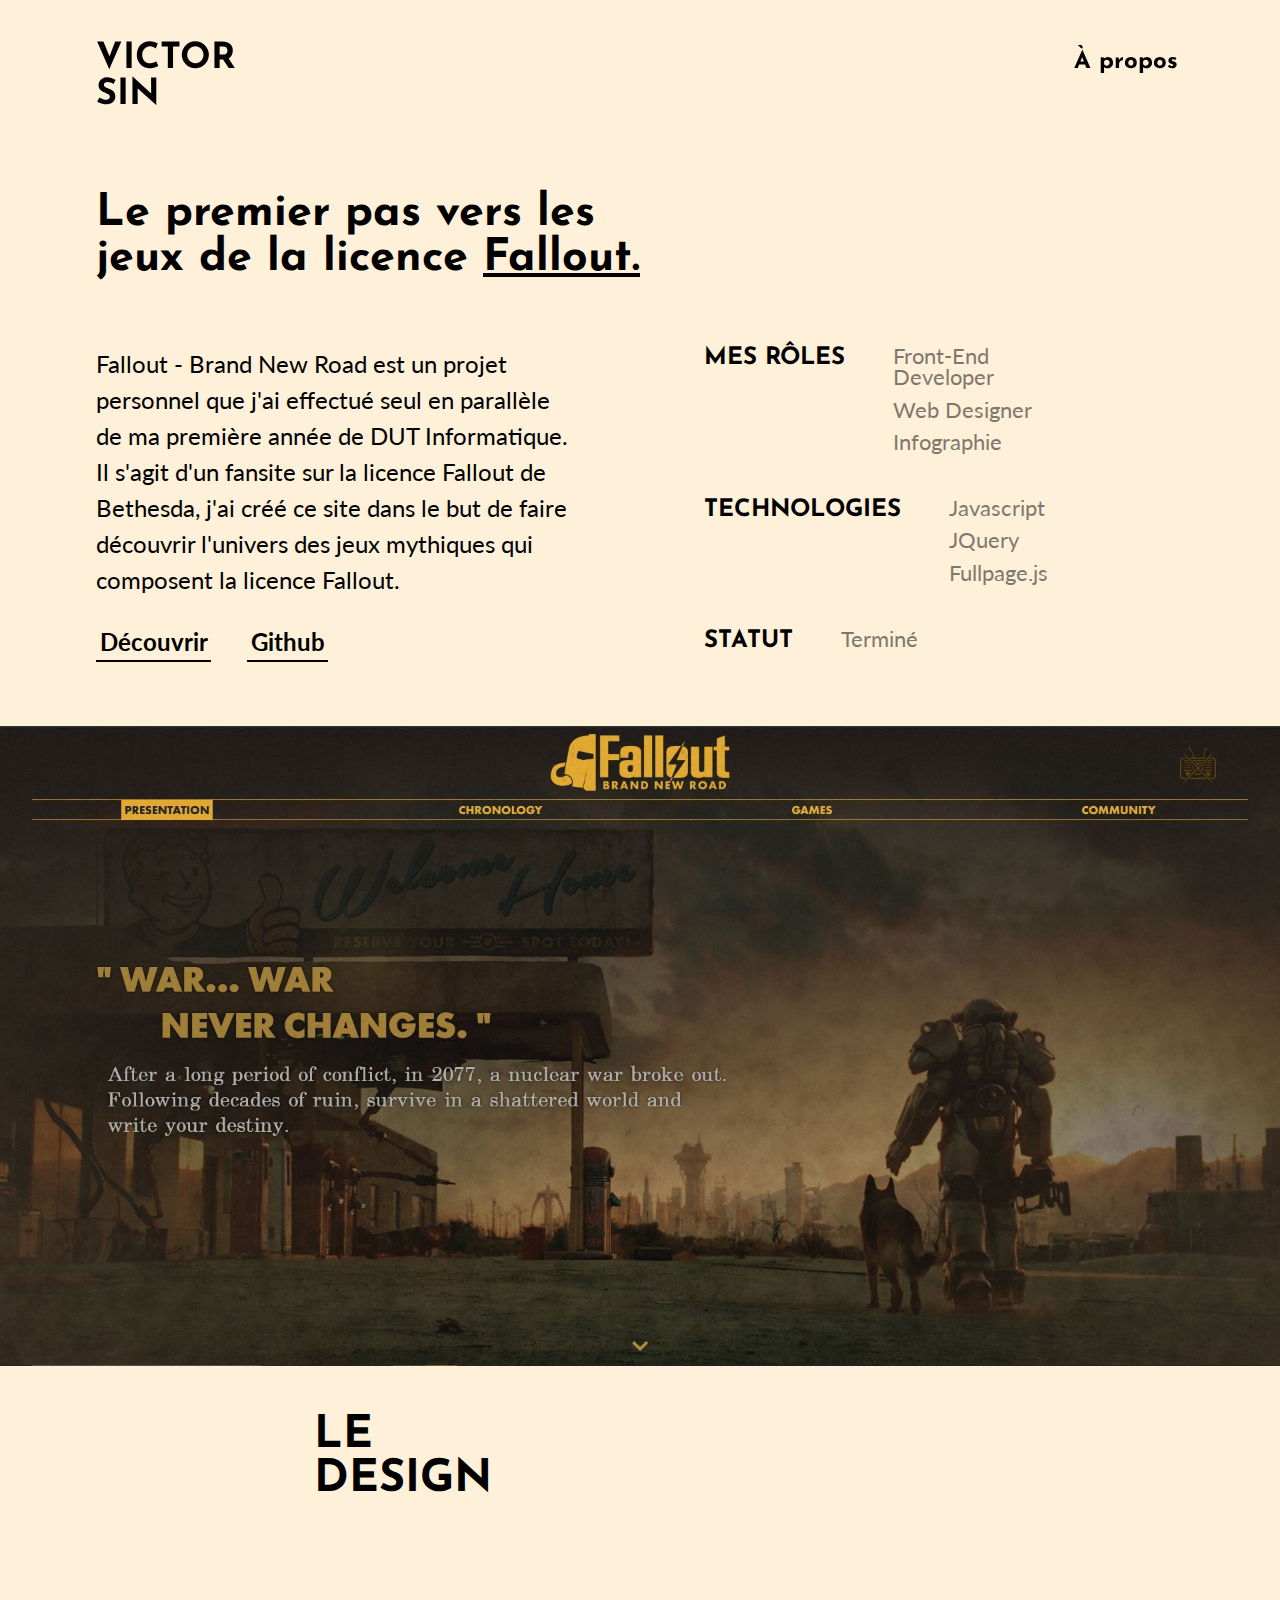
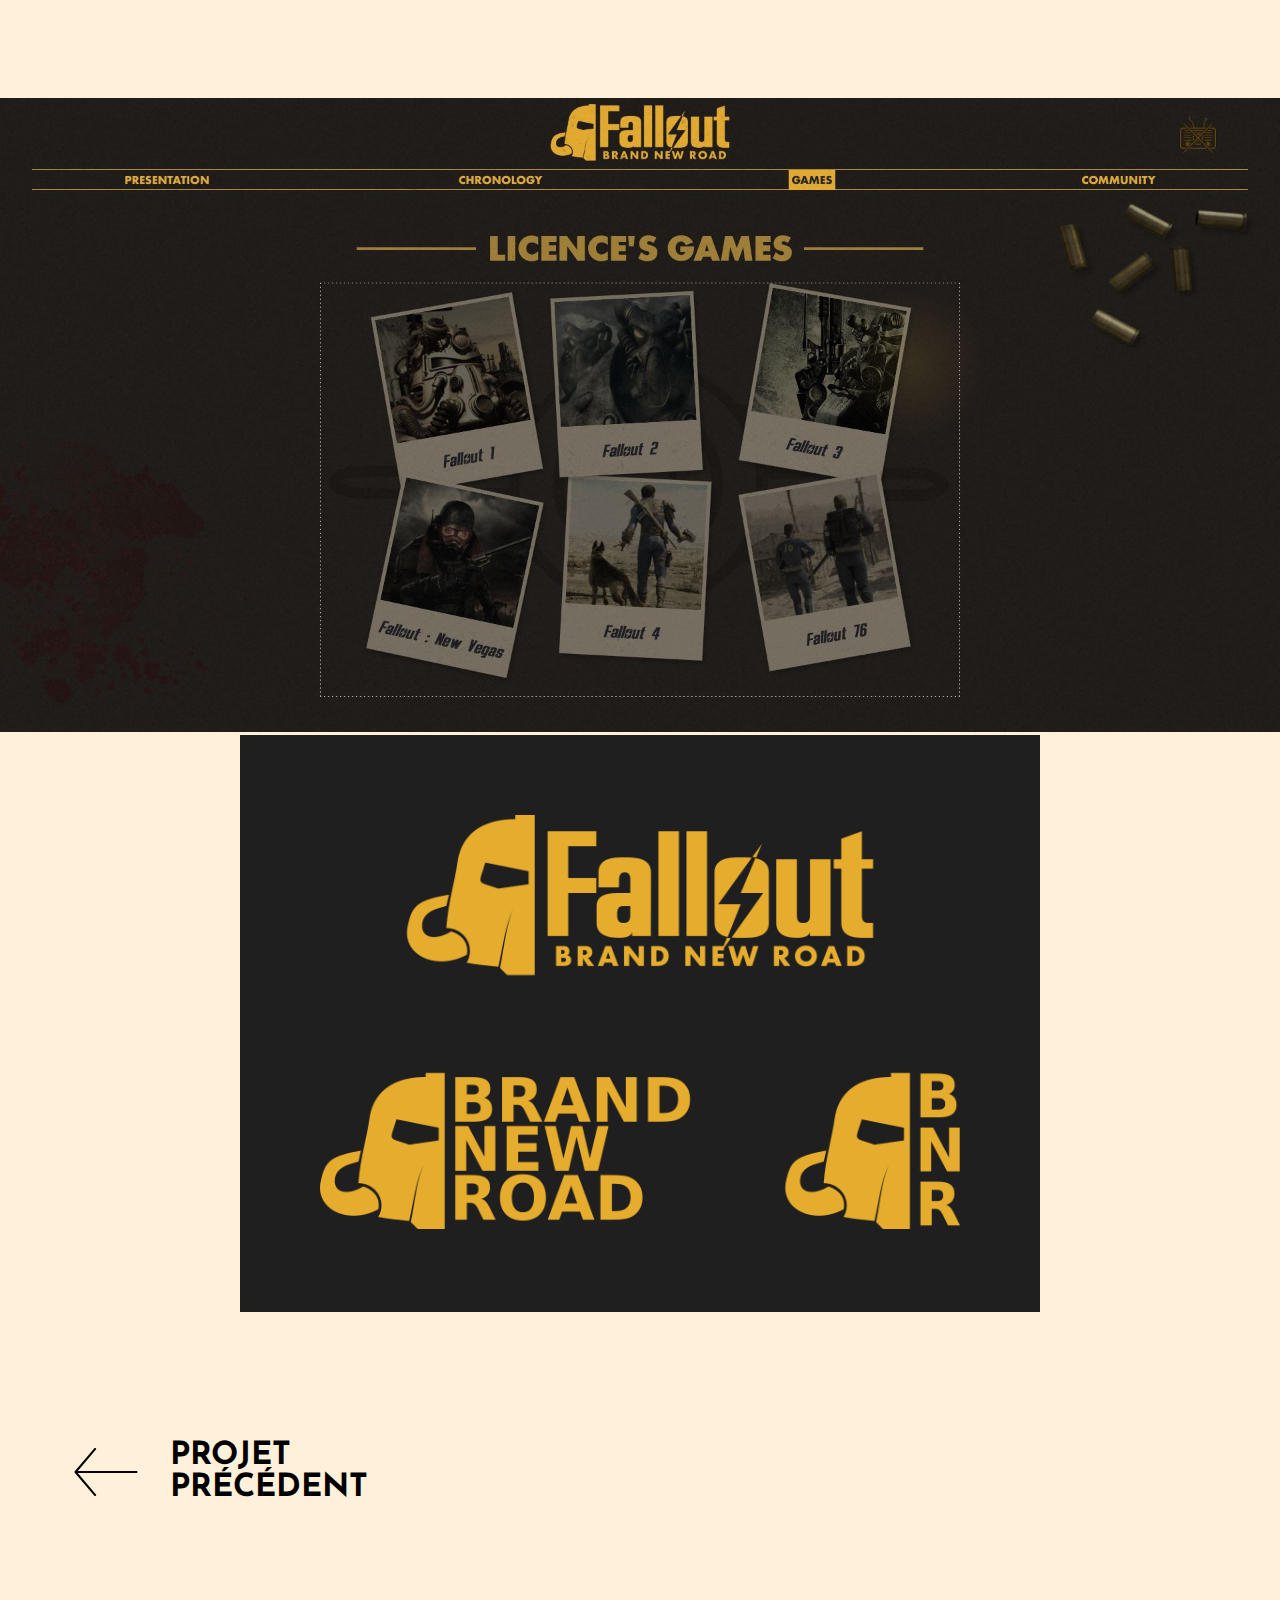
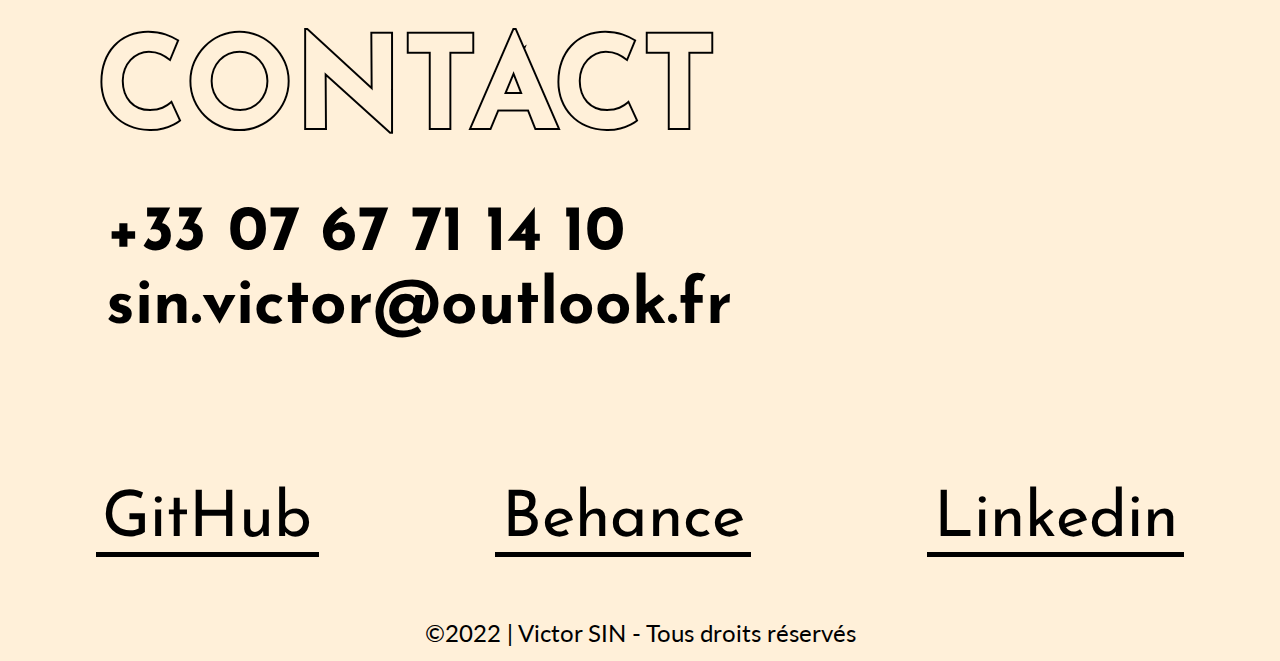
<file: falloutBnr.html>
<!DOCTYPE html>
<html lang="fr">
	<head>
		<meta charset="UTF-8" />
		<meta http-equiv="X-UA-Compatible" content="IE=edge" />
		<meta
			name="viewport"
			content="width=device-width, initial-scale=1.0"
		/>
		<meta
			name="title"
			content="Fallout: Brand New Road Case Study | Victor SIN"
		/>
		<meta
			name="description"
			content="Case Study du projet Fallout: Brand New Road, détails de conception et de développement en Javascript. Portfolio de Victor Sin, je vous accompagne à la réalisation de vos sites et projets web."
		/>
		<link
			rel="icon"
			href="https://victor-sin.com/assets/favicon.svg"
		/>

		<!-- Open Graph -->
		<meta
			property="og:title"
			content="Fallout: Brand New Road Case Study | Victor SIN"
		/>
		<meta property="og:type" content="website" />
		<meta
			property="og:url"
			content="https://victor-sin.com/falloutBnr.html"
		/>
		<meta
			property="og:description"
			content="Case Study du projet Fallout: Brand New Road, détails de conception et de développement en Javascript. Portfolio de Victor Sin, je vous accompagne à la réalisation de vos sites et projets web. "
		/>
		<meta property="og:locale" content="fr" />
		<meta property="og:image" content="./assets/ogPresentation.jpg" />
		<!-- Twitter -->
		<meta name="twitter:card" content="summary_large_image" />
		<meta
			name="twitter:site"
			content="https://victor-sin.com/falloutBnr.html"
		/>
		<meta
			name="twitter:title"
			content="Portfolio de Victor Sin, creative developer"
		/>
		<meta
			name="twitter:description"
			content="Case Study du projet Fallout: Brand New Road, détails de conception et de développement en Javascript. Portfolio de Victor Sin, je vous accompagne à la réalisation de vos sites et projets web."
		/>
		<meta
			name="twitter:image"
			content="https://victor-sin.com/assets/ogPresentation.jpg"
		/>

		<!-- Fonts & icons -->
		<link
			rel="stylesheet"
			href="https://use.fontawesome.com/releases/v5.15.4/css/all.css"
			integrity="sha384-DyZ88mC6Up2uqS4h/KRgHuoeGwBcD4Ng9SiP4dIRy0EXTlnuz47vAwmeGwVChigm"
			crossorigin="anonymous"
		/>
		<style>
			@import url('https://fonts.googleapis.com/css2?family=Josefin+Sans:ital,wght@0,400;0,700;1,400;1,700&family=Lato:ital,wght@0,400;0,700;1,400;1,700&display=swap');
		</style>
		<!-- style global -->
		<link rel="stylesheet" type="text/css" href="./css/index.css" />
		<link rel="stylesheet" type="text/css" href="./css/header.css" />
		<link rel="stylesheet" type="text/css" href="./css/footer.css" />
		<link
			rel="stylesheet"
			type="text/css"
			href="./css/pages/home.css"
		/>
		<link
			rel="stylesheet"
			type="text/css"
			href="./css/pages/project.css"
		/>
		<link
			rel="stylesheet"
			type="text/css"
			href="./css/pages/about.css"
		/>

		<title>Fallout: Brand New Road Case Study | Victor SIN</title>
	</head>
	<body data-barba="wrapper">
		<header>
			<a href="./" class="header_logo">
				Victor <br />
				Sin
			</a>
			<nav class="header_nav">
				<a href=" ./apropos" class="navLink">À propos</a>
			</nav>
		</header>

		<div class="transition"></div>

		<main data-barba="container" data-barba-namespace="fallout">
			<section class="presentationProject">
				<h3 class="presentationProject_title">
					Le premier pas vers les jeux de la licence
					<a
						href="https://fallout.bethesda.net/fr/"
						target="_blank"
						rel="noopener"
						>Fallout.</a
					>
				</h3>
				<div class="presentationProject_pres">
					<div class="pres_text">
						<p>
							Fallout - Brand New Road est un projet personnel que
							j'ai effectué seul en parallèle de ma première année de
							DUT Informatique. Il s'agit d'un fansite sur la licence
							Fallout de Bethesda, j'ai créé ce site dans le but de
							faire découvrir l'univers des jeux mythiques qui
							composent la licence Fallout.
						</p>
						<div class="pres_linksSite">
							<a
								href="https://victor-sin.github.io"
								class="linkSite_site"
								target="_blank"
							>
								Découvrir
							</a>
							<a
								href="https://github.com/Victor-Sin/Victor-Sin.github.io"
								class="linkSite_site"
								target="_blank"
							>
								Github
							</a>
						</div>
					</div>
					<div class="pres_infos">
						<div class="info_cont">
							<h4 class="cont_title">Mes rôles</h4>
							<ul class="cont_list">
								<li class="list_elt">
									Front-End<br />
									Developer
								</li>
								<li class="list_elt">Web Designer</li>
								<li class="list_elt">Infographie</li>
							</ul>
						</div>
						<div class="info_cont">
							<h4 class="cont_title">Technologies</h4>
							<ul class="cont_list">
								<li class="list_elt">Javascript</li>
								<li class="list_elt">JQuery</li>
								<li class="list_elt">Fullpage.js</li>
							</ul>
						</div>
						<div class="info_cont">
							<h4 class="cont_title">Statut</h4>
							<ul class="cont_list">
								<li class="list_elt">Terminé</li>
							</ul>
						</div>
					</div>
				</div>
			</section>
			<img
				src="./assets/Projects/Fallout/HomePreview.JPG"
				alt="Image d'illustration du herobanner"
			/>

			<section class="designInfos">
				<div class="designInfos_contentInfos">
					<h3 class="contentInfos_title">Le design</h3>

					<div class="contentInfos_text">
						<p>
							L'esthétique et l'ambiance sonore du site ont été pensé
							afin d'immerger l'utilisateur dans l'atmosphère unique
							proposé par Bethesda. Le site est pensé comme une scène
							où on s'aventure à travers les différents slides pour
							découvrir les différents aspects qui ressortent du jeu.
						</p>
					</div>
				</div>
			</section>

			<img
				src="./assets/Projects/Fallout/GamesPreview.JPG"
				alt="Image d'illustration de la section Jeux"
			/>

			<div class="logoPres">
				<img
					src="./assets/Projects/Fallout/Logo.png"
					alt="Variantes logo Fallout - Brand New Road"
				/>
			</div>

			<aside class="actions">
				<a href=" ./agileTaboo" class="actions_previous"
					><p>
						Projet<br />
						précédent
					</p>
					<img
						src="./assets/Home/arrow.svg"
						alt="fléche vers projet suivant"
					/>
				</a>
			</aside>
			<section class="contact">
				<h2 class="title title-contact">Contact</h2>
				<address class="contact_infos">
					<a href="tel:+330767711410">+33 07 67 71 14 10</a>
					<!--email_off-->
					<a href="mailto:sin.victor@outlook.fr">
						sin.victor@outlook.fr
					</a>
					<!--/email_off-->
				</address>
			</section>
		</main>
		<footer>
			<div class="footer_bottom">
				<div class="bottom_links">
					<a
						href="https://github.com/Victor-Sin"
						target="_blank"
						rel="noopener"
						>GitHub</a
					>
					<a
						href="https://www.behance.net/victorsin1"
						target="_blank"
						rel="noopener"
						>Behance</a
					>
					<a
						href="https://www.linkedin.com/in/victor-sin/"
						target="_blank"
						rel="noopener"
						>Linkedin</a
					>
				</div>
				<div class="bottom_more">
					<p>©2022 | Victor SIN - Tous droits réservés</p>
				</div>
			</div>
		</footer>
		<script
			src="https://cdnjs.cloudflare.com/ajax/libs/gsap/3.9.1/gsap.min.js"
			integrity="sha512-H6cPm97FAsgIKmlBA4s774vqoN24V5gSQL4yBTDOY2su2DeXZVhQPxFK4P6GPdnZqM9fg1G3cMv5wD7e6cFLZQ=="
			crossorigin="anonymous"
			referrerpolicy="no-referrer"
		></script>
		<script
			crossorigin="anonymous"
			src="https://polyfill.io/v3/polyfill.min.js?features=default%2CArray.prototype.find%2CIntersectionObserver"
		></script>

		<script src="./js/barba.min.js"></script>
		<script src="./js/index.js"></script>
	</body>
</html>
</file>
<file: css/header.css>
header {
	position: absolute;
	top: 0;
	left: 0;
	width: 85vw;
	font-family: var(--titleFont);
	padding: 4.5vh 7.5vw;
	font-weight: bold;
	display: flex;
	justify-content: space-between;
	align-items: flex-start;
	z-index: 4;
}

.header_logo {
	font-size: clamp(24px, 4vw, 36px);
	color: black;
	text-decoration: none;
	text-transform: uppercase;
}

.header_nav {
	display: flex;
	justify-content: space-between;
}

.navLink {
	position: relative;
	color: black;
	text-decoration: none;
	font-size: clamp(18px, 4vw, 24px);
	padding: 0.1em 0.25em;
	padding-top: 0.4em;
	transition: color 0.25s;
}

.navLink:hover {
	color: #fff0d9;
}

.navLink::after {
	position: absolute;
	content: '';
	top: 0;
	left: 0;
	width: 100%;
	height: 0;
	background: black;
	transition: height 0.25s;
	z-index: -1;
}

.navLink:hover::after {
	top: auto;
	bottom: 0;
	height: 100%;
}
</file>
<file: css/footer.css>
footer {
	margin: 1em 7.5vw;
}

.footer_bottom {
	font-size: clamp(24px, 5vw, 96px);
}

.bottom_links {
	display: flex;
	justify-content: space-between;
	font-family: var(--titleFont);
}

.bottom_links a {
	position: relative;
	padding: 5px 0.1em;
	margin-bottom: 1em;
	color: black;
	transition: color 0.25s;
	text-decoration: none;
}

.bottom_links a:hover {
	color: #fff0d9;
}

.bottom_links a::after {
	position: absolute;
	content: '';
	bottom: 0;
	left: 0;
	width: 100%;
	height: clamp(2px, 0.5vw, 5px);
	background-color: black;
	z-index: -1;
	transition: height 0.25s;
}

.bottom_links a:hover::after {
	height: 110%;
}

.bottom_more {
	display: flex;
	justify-content: center;
	font-size: var(--textSize);
	font-family: var(--textFont);
}

.bottom_more a {
	color: black;
	text-decoration: none;
}
</file>
<file: css/pages/home.css>
.herobanner {
	padding: 0 7.5vw;
}

.herobanner_rect {
	position: absolute;
	z-index: -1;
	top: 0%;
	left: 0%;
	width: 100vw;
	height: 100vh;
	overflow: hidden;
}

.herobanner_rect::before {
	position: absolute;
	content: '';
	top: 0%;
	left: 0%;
	display: inline-block;
	height: 0;
	width: 0;
	border-bottom: 75vh solid #fff0d9;
	border-left: 95vw solid transparent;
	z-index: 1;
}

.herobanner_rect::after {
	position: absolute;
	content: '';
	top: 0%;
	left: 0%;
	display: inline-block;
	height: 0;
	width: 0;
	border-top: 75vh solid var(--colorMain);
	border-right: 95vw solid transparent;
	z-index: -1;
}

.rect_text {
	position: absolute;
	top: 29%;
	left: 6.8vw;
	font-size: var(--titleSize);
	font-weight: bold;
	font-family: 'Josefin Sans';
	text-transform: uppercase;
	-webkit-text-stroke: 2px black;
}

.text-part {
	overflow: hidden;
}

.text-part span {
	transform: translateY(1em);
}

.herobanner_main {
	padding-top: 29vh;
}

.main_title {
	font-size: var(--titleSize);
	font-family: 'Josefin Sans';
	text-transform: uppercase;
	color: transparent;
	-webkit-text-stroke: 2px black;

	margin-left: -0.7vw;
	font-weight: bold;
}

.title_stroke {
	position: relative;
	-webkit-text-stroke: initial;
}

.stroke_real {
	position: absolute;
	left: 0;
	top: 0;
	color: #fff0d9;
	z-index: 1;
}

.stroke_s {
	position: absolute;
	left: 0;
	top: 0;
	-webkit-text-stroke: 4px black;
}

.main_sub {
	font-size: var(--subTitleSize);
	font-family: 'Lato';
	line-height: 0;
}

.main_sub strong {
	font-weight: bold;
	border-bottom: 2px solid black;
}

.herobanner_sub {
	position: relative;
	margin-top: 12.5vh;
	font-family: var(--textFont);
	font-size: var(--textSize);
	width: clamp(245px, 40vw, 500px);
	line-height: 1.5;
	z-index: 2;
}

.herobanner_sub b {
	font-weight: bold;
	border-bottom: 2px solid black;
}

.herobanner_illus {
	position: absolute;
	top: 10vh;
	right: 5vw;
	width: 40vw;
	height: 40vw;
	z-index: 1;
}

.illus_fig {
	position: absolute;
	width: 35%;
}

.illus_fig:nth-child(1) {
	top: 55%;
	transform: rotate(20deg);
}

.illus_fig:nth-child(2) {
	top: 35%;
	transform: scale(1.15) translateX(65%);
}

.illus_fig:nth-child(3) {
	top: 0%;
	transform: rotate(45deg) scale(1.15);
}

@media only screen and (max-width: 1720px) {
	.herobanner_illus {
		top: 20vh;
		right: 12.5vw;
	}
	.illus_fig {
		right: 0;
	}
}

@media only screen and (max-width: 720px) {
	.herobanner_rect::before {
		border-bottom: 45vh solid #fff0d9;
		border-left: 150vw solid transparent;
	}

	.herobanner_rect::after {
		border-top: 45vh solid var(--colorMain);
		border-right: 150vw solid transparent;
	}

	.rect_text {
		-webkit-text-stroke: 1px black;
	}

	.main_title {
		-webkit-text-stroke: 1px black;
	}

	.stroke_s {
		-webkit-text-stroke: 2px black;
	}

	.herobanner_sub {
		margin-top: 17.5vh;
		line-height: 1.5;
		margin-left: auto;
		margin-right: 2.5vw;
	}
	.herobanner_illus {
		top: auto;
		bottom: 17.5vh !important;
		left: 25.5vw;
		transform: scale(-1) rotate(25deg);
	}
}

@media only screen and (max-width: 500px) and (orientation: portrait) {
	.herobanner_illus {
		bottom: 12.5vh !important;
		left: 17.5vw;
	}
}

/* Banners */

.banners {
	position: relative;
	margin-top: 5vh;
	width: 100vw;
	min-height: 5em;
	overflow-y: visible;
	overflow-x: visible;
	font-size: clamp(36px, 5vw, 72px);
	z-index: 2;
}

.banners_banner {
	margin-top: 5vh;
	width: fit-content;
}

.banner_content {
	display: flex;
	flex-direction: row;
	align-items: center;
	align-content: center;
	gap: 1em;
	text-transform: uppercase;
	font-family: var(--titleFont);
	font-weight: bold;
	line-height: 0.25;
	padding-top: 0.5em;
	padding-bottom: 0.25em;
	border: 1px solid black;
	background-color: #fffce3;
	transform-origin: center;
}

.banners_banner:nth-child(1) .banner_content {
	transform: rotate(-7deg) translateX(-25%);
}

.banners_banner:nth-child(2) .banner_content {
	transform: rotate(3.75deg) translateX(-40%) translateY(7.5vh);
}

.banner_dot {
	position: relative;
	width: 0.25em;
	height: 0.25em;
	background: black;
	border-radius: 50%;
}

@media only screen and (max-width: 1080px) {
	.banners {
		overflow: hidden !important;
	}

	.banners_banner {
		margin-top: 0vh;
		transform: none;
	}
	.banners_banner:nth-child(1) .banner_content {
		animation: run 10s linear infinite;
	}

	.banners_banner:nth-child(2) .banner_content {
		animation: runBis 10s linear infinite;
	}
}

@media only screen and (max-width: 720px) and (orientation: portrait) {
	.banners_banner {
		margin-top: 0vh;
		transform: none;
	}
}

@keyframes run {
	from {
		transform: rotate(-7deg) translateX(-10%);
	}
	to {
		transform: rotate(-7deg) translateX(-60.75%);
	}
}

@keyframes runBis {
	from {
		transform: rotate(3.75deg) translateX(-60.75%) translateY(7.5vh);
	}
	to {
		transform: rotate(3.75deg) translateX(-10%) translateY(7.5vh);
	}
}

/* projets */
.projects {
	margin: 1.25em 0;
	font-size: var(--titleSize);
}

.title-project::after {
	content: 'mes';
}

.title-project::before {
	content: 'Creations';
}

/* Projet */

.project {
	position: relative;
	margin: 1em 7.5vw;
	display: flex;
	gap: 0.25em;
	align-items: center;
	perspective: 100vw;
	transform-style: preserve-3d;
}

.project_content {
	position: relative;
	display: flex;
	flex-direction: column;
	justify-content: space-between;
	font-size: var(--subTitleSize);
	font-family: var(--textFont);
	overflow: hidden;
	min-width: 30em;
	width: 30em;
	height: 22.5em;
	padding: 1em 1em;
	cursor: pointer;
	z-index: 2;
}

.project_content::after,
.project_content::before {
	position: absolute;
	content: '';
	left: 0%;
	height: 50%;
	width: 100%;
	background: #fff0d9;
	z-index: 3;
}

.project_content::after {
	top: 0;
	transition: left 0.45s ease-out;
}

.project_content::before {
	bottom: 0;
	transition: left 0.45s ease-out;
}

.project .is-visible::after,
.project .is-visible::before {
	left: 100%;
}

.project:nth-child(2n) .project_content {
	background: linear-gradient(
		140deg,
		#ff6464 0%,
		#ff3378 64%,
		rgba(255, 59, 59, 1) 100%
	);
}

.project:nth-child(2n) .is-visible::after {
	transition-delay: 0.15s;
}

.project:nth-child(2n-1) .project_content {
	background: linear-gradient(
		220deg,
		#b264ff 0%,
		#c930ff 58.27%,
		#ac24a7 100%
	);
}

.project:nth-child(2n-1) .is-visible::before {
	transition-delay: 0.15s;
}

.content_img {
	position: absolute;
	height: 92.5%;
	top: 1em;
	left: 2.5em;
	transition: transform 0.25s ease-in;
}

.project:nth-child(2n + 1) .content_img {
	filter: brightness(0.95);
}

.project:nth-child(2n) .content_img {
	top: 1.25em;
	left: 2.75em;

	height: 97.5%;
}

.content_top {
	display: flex;
	justify-content: space-between;
	color: white;
	z-index: 1;
}

.top_title {
	display: flex;
	flex-direction: column;
	justify-content: center;
	text-transform: uppercase;
	font-family: var(--titleFont);
	font-weight: bold;
	font-size: 2.5em;
}

.project:nth-child(3) .top_title {
	align-items: center;
}

.top_link {
	color: white;
	text-decoration: none;
}

.top_link img {
	width: 1em;
	margin-top: 0.25em;
}

.content_bottom {
	display: flex;
	justify-content: space-between;
	align-items: flex-end;
}

.bottom_roles {
	color: white;
	opacity: 0.75;
}

.content_desc {
	font-family: var(--textFont);
	font-weight: bold;
	width: 40%;
	color: white;
	text-align: right;
	z-index: 1;
}

.subTitle {
	margin-top: -0.25em;
	font-size: 0.45em;
}

.project_infos {
	position: relative;
	padding: 0.15em 0.1em;
}

.infos_nature {
	display: flex;
	flex-direction: column;
	font-family: var(--titleFont);
	font-weight: bold;
	text-transform: uppercase;
	font-size: clamp(34px, 3.5vw, 72px);
}

.infos_nature > span {
	display: inline-block;
	overflow: hidden;
}

.infos_duration {
	font-family: var(--textFont);
	font-size: var(--subTitleSize);
	opacity: 0.5;
	margin-top: -0.25em;
	margin-left: 0.15em;
	overflow: hidden;
}

.infos_duration span {
	display: inline-block;
	transform: translateY(1em);
	transition: transform 1s 0.85s;
}

.is-visible + .project_infos .infos_duration span {
	transform: translateY(0em);
}

.nature_inside {
	transform: translateY(1.2em);
	opacity: 0;
	transition: transform 1s 0.25s;
}

.infos_nature span:nth-child(2n) .nature_inside {
	transition-delay: 0.5s;
}

.is-visible + .project_infos .nature_inside {
	display: inline-block;
	transform: translatey(0px);
	opacity: 1;
}

.project_content:hover .fa-arrow-right {
	animation: pingPong 0.5s infinite alternate both ease-in-out;
}

@media only screen and (max-width: 1700px) {
	.project {
		align-items: flex-start;
		gap: 0.1em;
	}

	.project_infos {
		transform-origin: bottom left;
		transform: rotate(90deg) translateX(-1em);
	}
}

@media only screen and (max-width: 1460px) {
	.project {
		flex-direction: column-reverse;
		align-items: flex-end;
	}

	.project_infos {
		transform: rotate(0deg) translateX(0em);
		text-align: right;
	}
}

@media only screen and (max-width: 500px) and (orientation: portrait) {
	.project {
		margin: 0 auto;
	}

	.project_content {
		min-width: 0px;
		max-width: 100vw;
		width: 100vw;
		height: 80vw;
		padding: 1em 0em !important;
	}

	.content_top,
	.content_bottom {
		padding: 0 0.75em;
	}

	.content_img {
		height: 72.5vw;
		top: 8%;
		left: 7.5%;
	}

	.project:nth-child(2n) .content_img {
		top: 8%;
		left: 7.5%;

		height: 77.5vw;
	}

	.project_infos {
		display: none;
	}
}

@keyframes pingPong {
	from {
		transform: translateX(0em);
	}
	to {
		transform: translateX(0.2em);
	}
}
/* Contact */

.contact {
	font-family: var(--titleFont);
	font-size: clamp(24px, 5vw, 96px);
	margin: 2em 0;
}

.title-contact {
	margin: 0.25em 7.5vw;
}

.title-contact::after {
	content: 'contact';
}

.contact_infos {
	margin: 0.25em 7.5vw;
	font-weight: bold;
}

.contact_infos a,
.bottom_links a,
.bottom_more a {
	position: relative;
	color: black;
	text-decoration: none;
}

.contact_infos a {
	display: inline-block;
	padding: 0 0.15em;
	padding-top: 0.15em;
}

.contact_infos a:hover {
	color: #fff0d9;
}

.contact_infos a::after {
	position: absolute;
	content: '';
	top: 0;
	left: 0;
	width: 100%;
	height: 100%;
	z-index: -1;
}

.contact_infos a:hover::after {
	background: black;
}
</file>
<file: css/pages/project.css>
.presentationProject {
	font-size: var(--titleSize);
	font-family: var(--titleFont);
	margin: 1.5em 7.5vw;
	margin-bottom: 0.5em;
}

.presentationProject_title {
	font-size: clamp(34px, 3.5vw, 72px);
	font-weight: bold;
	width: 55%;
}

.presentationProject_title a {
	color: black;
	text-decoration: underline;
}

.presentationProject_pres {
	margin: 0.5em 0;
	display: flex;
	gap: 1em;
}

.pres_text {
	font-family: var(--textFont);
	font-size: var(--textSize);
	width: 50%;
	line-height: 1.5;
}

.pres_text p {
	margin-bottom: 1em;
}

.pres_infos {
	width: 50%;
	margin-left: auto;
	display: grid;
	gap: 0.25em;
	grid-template-columns: repeat(auto-fit, minmax(250px, 1fr));
}

.info_cont {
	display: flex;
	gap: 2em;
	font-size: var(--textSize);
}

.cont_title {
	text-transform: uppercase;
	font-weight: bold;
}

.cont_list {
	font-size: 0.9em;
	opacity: 0.5;
	font-family: var(--textFont);
}

.list_elt {
	margin-bottom: 0.5em;
}

.list_elt a {
	color: black;
}

.imageGlobal {
	width: 100%;
}

@media only screen and (max-width: 1080px) {
	.presentationProject {
		margin-top: 2em;
	}

	.presentationProject_pres {
		flex-direction: column;
	}
	.presentationProject_title {
		width: 60%;
		min-width: 370px;
	}
	.pres_text {
		width: 100%;
	}
	.pres_infos {
		width: 100%;
		gap: 1em;
	}
}

@media only screen and (max-width: 720px) and (orientation: portrait) {
	.presentationProject {
		margin-top: 3em;
	}
	.presentationProject_title {
		width: 100%;
		min-width: 300px;
	}
	.pres_infos {
		grid-template-columns: repeat(auto-fit, minmax(135px, 1fr));
	}

	.info_cont {
		flex-direction: column;
		gap: 1em;
	}
}

/* Projet */

main {
	overflow: hidden;
}

.logoPres {
	background-color: rgb(31, 31, 31);
	width: 50%;
	height: 100%;
	padding: 5em;
	margin: 0 auto;
}

/* Section */
.designInfos {
	margin: 1em 7.5vw;
	font-size: clamp(34px, 3.5vw, 72px);
}

.designInfos_contentInfos {
	display: flex;
	gap: 3.5em;
	width: 80%;
	margin-left: auto;
}

.contentInfos_title {
	font-weight: bold;
	font-family: var(--titleFont);
	text-transform: uppercase;
}

.contentInfos_text {
	line-height: 1.5;
	font-size: var(--textSize);
	font-family: var(--textFont);
	opacity: 0;
	filter: blur(10px);
	transform: translateY(0.5em);
	transition: transform 0.5s ease-out, filter 0.5s ease-out,
		opacity 1s ease-out;
}

.pres_linksSite {
	display: flex;
	gap: 1.5em;
}

.linkSite_site {
	position: relative;
	color: black;
	font-weight: bold;
	padding: 0.1em 0.15em;
	transition: color 0.15s ease-out;
}

.linkSite_site:hover {
	color: #fff0d9;
}

.linkSite_site::before {
	position: absolute;
	content: '';
	bottom: 0;
	left: 0;
	height: 2px;
	width: 100%;
	background-color: black;
	transition: height 0.15s ease-out;
	z-index: -1;
}

.linkSite_site:hover::before {
	height: 100%;
}

.designInfos.is-visible .contentInfos_text {
	opacity: 1;
	filter: blur(0px);
	transform: translateY(0em);
}

.contentInfos_text p {
	margin-bottom: 1em;
}

.designInfos img {
	width: 100%;
}

img {
	width: 100%;
}

@media only screen and (max-width: 1080px) {
	.designInfos_contentInfos {
		width: 100%;
	}
}

@media only screen and (max-width: 720px) and (orientation: portrait) {
	.designInfos_contentInfos {
		width: 100%;
		flex-direction: column;
		gap: 1em;
	}
}

/* actions */

.actions {
	display: flex;
	justify-content: space-between;
	align-items: flex-end;
	font-size: var(--titleSize);
	margin: 1em 7.5vw;
}

.actions_next,
.actions_previous {
	display: flex;
	align-items: center;
	width: 25%;
	font-size: 0.25em;
	color: black;
	font-family: var(--titleFont);
	text-transform: uppercase;
	font-weight: bold;
	margin-left: auto;
}

.actions_previous {
	flex-direction: row-reverse;
	margin-left: 0;
}

.actions_next:hover img {
	animation: pingPong 0.5s both infinite alternate ease-in-out;
}

.actions_previous:hover img {
	animation: pingPongBis 0.5s both infinite alternate ease-in-out;
}

.actions_next img,
.actions_previous img {
	width: 2em;
	margin-left: 1em;
	transition: transform 0.5s;
}

.actions_previous img {
	margin-right: 1em;

	transform: scale(-1);
}

@keyframes pingPong {
	from {
		transform: translateX(0em);
	}
	to {
		transform: translateX(0.25em);
	}
}
@keyframes pingPongBis {
	from {
		transform: translateX(0em) scale(-1);
	}
	to {
		transform: translateX(-0.25em) scale(-1);
	}
}
</file>
<file: css/pages/about.css>
.presentation {
	position: relative;
	margin: 0em 7.5vw;
	margin-top: 1em;
	display: flex;
	flex-direction: row;
	align-items: center;
	justify-content: center;
	font-size: var(--titleSize);
	gap: 0.5em;
}

.presentation::after {
	position: absolute;
	content: ' ';
	top: -15vw;
	left: -20vw;
	width: 75vw;
	height: 75vw;
	background: var(--colorMain);
	z-index: -1;
	transform: translate(-50%, -50%) rotate(35deg);
}

.presentation_image {
	width: 27.5vw;
	height: calc(27.5vw * (1039 / 716));
	filter: drop-shadow(0px 4px 4px rgba(0, 0, 0, 0.15));
	transform: rotate(-4.02deg);
}

.presentation_content {
	display: inline-block;
	font-family: var(--titleFont);
	max-width: 550px;
}

.content_title {
	display: inline-block;
	font-weight: bold;
	background-color: var(--colorMain);
	padding: 0.2em 0.25em;
	padding-bottom: 0.1em;
	transform: rotate(-11.5deg) translate(-25%, -20%);
}

.content_text {
	font-size: var(--textSize);
	font-family: var(--textFont);
	margin-top: 1em;
	line-height: 1.5;
}

@media only screen and (max-width: 1600px) {
	.presentation {
		justify-content: flex-end;
		margin: 2em 7.5vw;
		margin-bottom: 1em;
	}

	.presentation_content {
		max-width: 100%;
		width: 50%;
		min-width: 370px;
	}

	.presentation_image {
		display: none;
	}
}

@media only screen and (max-width: 720px) and (orientation: portrait) {
	.presentation::after {
		top: -100%;
		transform: translate(-50%, -60%) rotate(65deg);
	}

	.presentation_content {
		max-width: 100%;
		width: 100%;
		min-width: 0px;
	}

	.content_title {
		transform: rotate(-5deg);
	}
}
/* Skills */

.skills {
	display: flex;
	justify-content: space-between;
	font-size: var(--textSize);
	margin: 2em 7.5vw;
	margin-top: 3em;
}

.skills_skill {
	font-size: 1em;
	margin: 1em 0;
	opacity: 0.75;
	max-width: 25%;
}

.skill_text {
	opacity: 0.75;
	font-family: var(--textFont);
	line-height: 1.25;
}

@media only screen and (max-width: 720px) and (orientation: portrait) {
	.skills {
		flex-direction: column;
		margin: 1em 7.5vw;
	}

	.skills_skill {
		max-width: 100%;
	}
}

/* Work */

.work {
	display: flex;
	justify-content: space-between;
	align-items: flex-start;
	margin: 2em 7.5vw;
	font-size: clamp(34px, 3.5vw, 72px);
}

.work_title,
.skill_title {
	margin-bottom: 0.5em;
	text-transform: uppercase;
	font-weight: bold;
	font-family: var(--titleFont);
}

.work_content {
	width: 50%;
}

.content_text.in-project {
	font-size: var(--textSize);
	font-family: var(--textFont);
	margin-top: 0px !important;
	margin-bottom: 1em;
}

@media only screen and (max-width: 720px) and (orientation: portrait) {
	.work {
		flex-direction: column;

		align-items: flex-start;
	}
	.work_content {
		width: 100%;
	}
}

/* Values */

.values {
	margin: 2em 7.5vw;
	display: flex;
	font-size: clamp(34px, 3.5vw, 72px);

	justify-content: space-between;
}

.values_title {
	font-family: var(--titleFont);
	font-weight: bold;
	text-transform: uppercase;
	margin-bottom: 0.5em;
}

.values_content {
	display: flex;
	flex-direction: column;
	flex-wrap: wrap;
	gap: 20%;
	width: 40%;
}

.content_value {
	width: 100%;
	margin: 1em auto;
	margin-top: 0;
}

.value_title {
	font-family: var(--titleFont);
	font-weight: bold;
	text-transform: uppercase;
	font-size: clamp(18px, 2.5vw, 34px);
}

.value_text {
	font-family: var(--textFont);
	font-size: var(--textSize);
	line-height: 1.5;
}

@media only screen and (max-width: 720px) and (orientation: portrait) {
	.values {
		flex-direction: column;
	}

	.values_content {
		width: 100%;
	}

	.content_value {
		width: 100%;
		margin: 0.5em 0;
	}
}

/* Contact */
.contactAbout {
	font-family: var(--titleFont);
	font-size: clamp(34px, 3.5vw, 72px);
	margin: 1.25em 7.5vw;
	margin-bottom: 2em;
}

.contactAbout_title {
	text-transform: uppercase;
	font-weight: bold;
	margin-bottom: 0.75em;
}

.contactAbout_title span {
	display: block;
	margin-bottom: 0.15em;
}

.contactAbout_title a {
	position: relative;
	color: black;
	text-decoration: none;
	padding: 0 0.05em;
	padding-top: 0.25em;
	margin-left: -0.05em;
	transition: color 0.15s;
}

.contactAbout_title a:hover {
	color: #fff0d9;
}

.contactAbout_title a::before {
	position: absolute;
	bottom: 0;
	left: 0;
	content: '';
	height: clamp(2px, 1vw, 5px);
	width: 100%;
	background-color: black;
	transition: height 0.25s;
	z-index: -1;
}

.contactAbout_title a:hover::before {
	height: 100%;
}

.contactAbout_infos {
	display: flex;
	justify-content: space-between;
}

.cont_text,
.cont_cv {
	font-family: var(--textFont);
	font-size: var(--textSize);
	max-width: 580px;
	color: black;
	line-height: 1.5;
}

.cont_text strong,
.cont_text b {
	font-weight: bold;
}

.text_local {
	text-decoration: underline;
}

.cont_cv {
	font-weight: bold;
}

.infos_addr {
	display: flex;
	flex-direction: column;
	font-size: var(--textSize);
}

.infos_addr a {
	position: relative;
	font-size: 2em;
	color: black;
	text-decoration: none;
	font-weight: bold;
	padding: 0 0.15em;
	padding-top: 0.15em;
}

.infos_addr a:hover {
	color: #fff0d9;
}

.infos_addr a::before {
	position: absolute;
	content: '';
	top: 0;
	right: 0;
	height: 100%;
	width: 0%;
	background: black;
	z-index: -1;
}

.infos_addr a:hover::before {
	right: auto;
	left: 0;
	width: 100%;
}

.cont_cv {
	display: inline-block;
	margin-top: 1em;
	padding: 0.75em 0.5em;
	font-weight: bold;
	color: #fff0d9;
	background: rgb(0, 0, 0);
	line-height: 1;
	text-transform: uppercase;
	transition: background 0.25s, color 0.25s;
}

.cont_cv:hover {
	background: var(--colorMain);
}

.cont_cv span {
	display: block;
}

@media only screen and (max-width: 720px) and (orientation: portrait) {
	.contactAbout_infos {
		flex-direction: column;
	}

	.infos_addr {
		margin: 1em 0;
	}
}
</file>
<file: css/index.css>
/* http://meyerweb.com/eric/tools/css/reset/ 
   v2.0 | 20110126
   License: none (public domain)
*/

html,
body,
div,
span,
applet,
object,
iframe,
h1,
h2,
h3,
h4,
h5,
h6,
p,
blockquote,
pre,
a,
abbr,
acronym,
address,
big,
cite,
code,
del,
dfn,
em,
img,
ins,
kbd,
q,
s,
samp,
small,
strike,
strong,
sub,
sup,
tt,
var,
b,
u,
i,
center,
dl,
dt,
dd,
ol,
ul,
li,
fieldset,
form,
label,
legend,
table,
caption,
tbody,
tfoot,
thead,
tr,
th,
td,
article,
aside,
canvas,
details,
embed,
figure,
figcaption,
footer,
header,
hgroup,
menu,
nav,
output,
ruby,
section,
summary,
time,
mark,
audio,
video {
	margin: 0;
	padding: 0;
	border: 0;
	font-size: 100%;
	font: inherit;
	vertical-align: baseline;
}
/* HTML5 display-role reset for older browsers */
article,
aside,
details,
figcaption,
figure,
footer,
header,
hgroup,
menu,
nav,
section {
	display: block;
}

a:link,
a:visited,
a:active {
	text-decoration: none;
}

body {
	line-height: 1;
	background: #fff0d9;
	overflow-x: hidden;
	width: 100%;
}
ol,
ul {
	list-style: none;
}
blockquote,
q {
	quotes: none;
}
blockquote:before,
blockquote:after,
q:before,
q:after {
	content: '';
	content: none;
}
table {
	border-collapse: collapse;
	border-spacing: 0;
}

:root {
	--titleFont: 'Josefin Sans';
	--textFont: 'Lato';
	--titleSize: clamp(48px, 10vw, 134px);
	--subTitleSize: clamp(14px, 2.65vw, 34px);
	--textSize: clamp(14px, 2vw, 24px);
	--colorMain: #ff6464;
}

.title {
	position: relative;
	font-family: var(--titleFont);
	font-size: var(--titleSize);
	text-transform: uppercase;
	font-weight: bold;
	margin: 1em 7.5vw;
	-webkit-text-stroke: clamp(2px, 0.5vw, 4px) black;
}

.title::after {
	position: absolute;
	top: 0;
	left: 0;
	color: #fff0d9;
	-webkit-text-stroke: 0px black;
}

.title::before {
	position: absolute;
	bottom: 0;
	left: 0;
	color: #fff0d9;
	-webkit-text-stroke: 0px black;
	user-select: none;
	pointer-events: none;
}

.transition {
	position: fixed;
	width: 100vw;
	height: 100vh;
	left: 0%;
	top: 0%;
	opacity: 0;
	background: #fff0d9;
	z-index: 3;
	pointer-events: none;
}

.transition_bg {
	position: absolute;
	width: 100%;
	height: 100%;
	z-index: -1;
	opacity: 1;
}

.bg_fig {
	position: absolute;
	top: 50%;
	left: 50%;
	width: 1%;
	min-width: 100px;
	opacity: 0;
	transform: translate(-50%, -50%);
}
</file>
